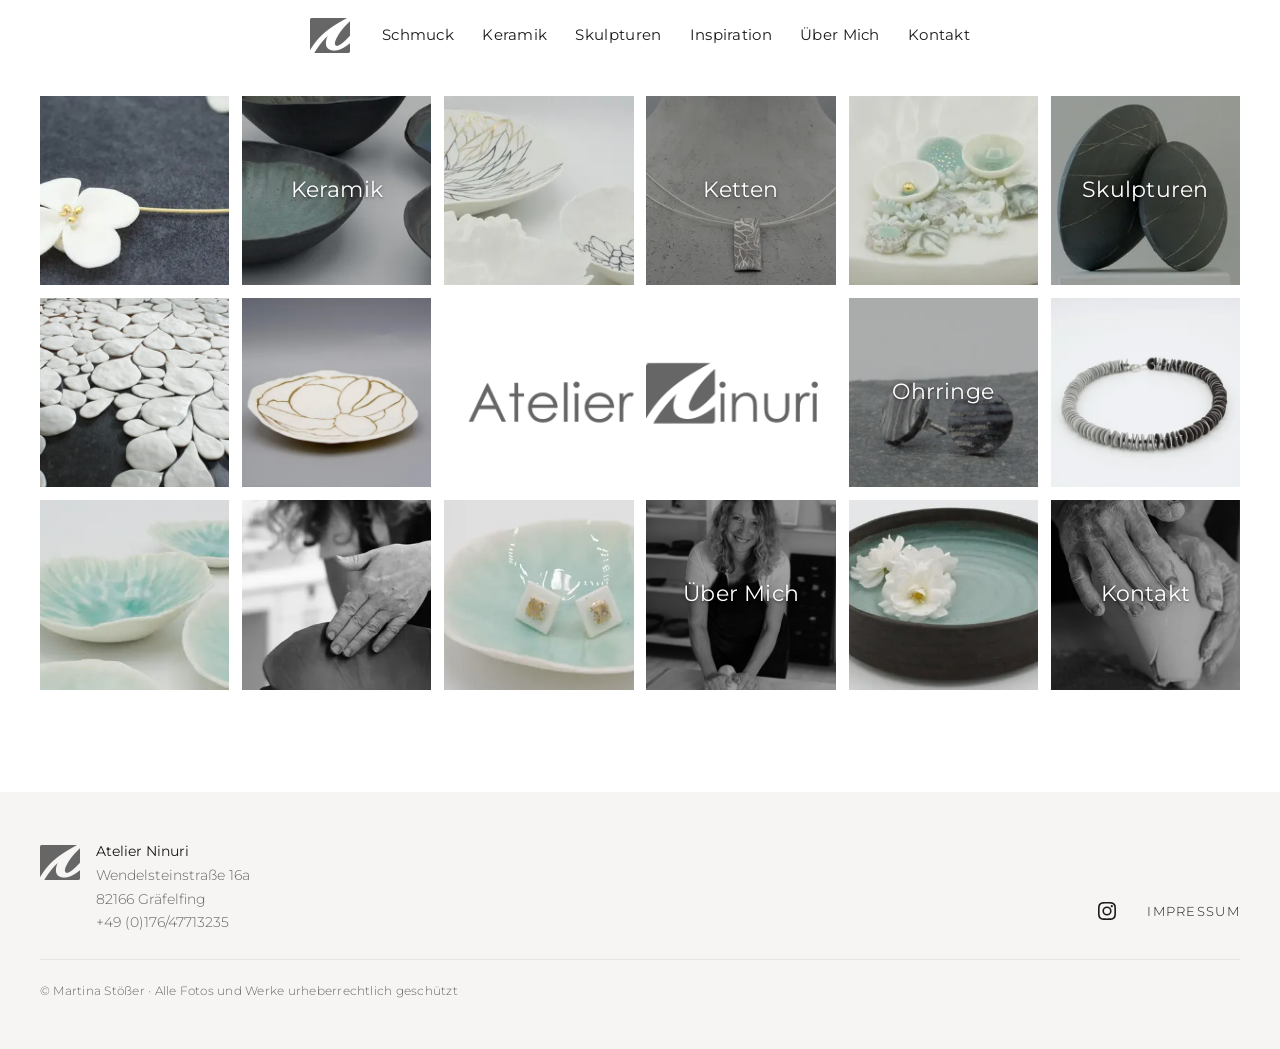
<file: index.html>
<!doctype html>
<html lang="de">
<head>
  <meta charset="utf-8">
  <meta name="viewport" content="width=device-width, initial-scale=1">
  <title>Atelier Ninuri</title>
  <meta name="description" content="Atelier Ninuri – Keramik und Porzellanmanufaktur in Gräfelfing: Schmuck, Keramik und Skulpturen von Martina Stößer.">
  <link rel="canonical" href="https://ninuri.de/">
  <meta property="og:type" content="website">
  <meta property="og:title" content="Atelier Ninuri">
  <meta property="og:description" content="Atelier Ninuri – Keramik und Porzellanmanufaktur in Gräfelfing: Schmuck, Keramik und Skulpturen von Martina Stößer.">
  <meta property="og:url" content="https://ninuri.de/">
  <meta property="og:image" content="https://ninuri.de/assets/img/home/start30.webp">
  <meta name="theme-color" content="#ffffff">
  <link rel="icon" type="image/png" href="assets/img/favicon.png">
  <link rel="apple-touch-icon" href="assets/img/apple-touch-icon.png">
  <link rel="preload" href="assets/fonts/montserrat.woff2" as="font" type="font/woff2" crossorigin>
  <link rel="stylesheet" href="css/style.css">
  <script>document.documentElement.classList.add('js')</script>
  <script type="speculationrules">{"prefetch": [{"where": {"and": [{"href_matches": "/*"}, {"not": {"href_matches": "*.webp"}}]}, "eagerness": "moderate"}]}</script>
</head>
<body>
  <a class="skip-link" href="#main">Zum Inhalt springen</a>

  <header class="site-header">
    <div class="wrap header-inner">
      <a class="brand" href="./" aria-current="page"><img src="assets/img/logo.webp" width="160" height="140" alt="Atelier Ninuri – Startseite"></a>
      <button class="nav-toggle" type="button" aria-expanded="false" aria-controls="site-nav">
        <span class="nav-toggle-text">Menü</span><span class="burger" aria-hidden="true"></span>
      </button>
      <nav class="site-nav" id="site-nav" aria-label="Hauptmenü">
        <ul>
        <li><a href="schmuck/">Schmuck</a></li>
        <li><a href="keramik/">Keramik</a></li>
        <li><a href="skulpturen/">Skulpturen</a></li>
        <li><a href="inspiration/">Inspiration</a></li>
        <li><a href="ueber-mich/">Über Mich</a></li>
        <li><a href="kontaktformular/">Kontakt</a></li>
        </ul>
      </nav>
    </div>
  </header>


  <main id="main">
    <h1 class="visually-hidden">Atelier Ninuri</h1>
    <ul class="mosaic">
      <li style="--o4: 1; --o2: 1; background: #6c7076"><img src="assets/img/home/start00.webp" srcset="assets/img/home/start00-400.webp 400w, assets/img/home/start00.webp 800w" sizes="(max-width: 640px) 50vw, (max-aspect-ratio: 1/1) 25vw, min(17vw, 270px)" width="800" height="533" fetchpriority="high" decoding="async" alt=""></li>
      <li style="--o4: 2; --o2: 2; background: #7e8688"><a href="keramik/"><img src="assets/img/home/start01.webp" srcset="assets/img/home/start01-400.webp 400w, assets/img/home/start01.webp 800w" sizes="(max-width: 640px) 50vw, (max-aspect-ratio: 1/1) 25vw, min(17vw, 270px)" width="800" height="533" fetchpriority="high" decoding="async" alt=""><span class="tile-label"><span>Keramik</span></span></a></li>
      <li style="--o4: 3; --o2: 4; background: #c9cac5"><img src="assets/img/home/start32.webp" srcset="assets/img/home/start32-400.webp 400w, assets/img/home/start32.webp 800w" sizes="(max-width: 640px) 50vw, (max-aspect-ratio: 1/1) 25vw, min(17vw, 270px)" width="800" height="533" fetchpriority="high" decoding="async" alt=""></li>
      <li style="--o4: 4; --o2: 3; background: #ababa9"><a href="schmuck/"><img src="assets/img/home/start33.webp" srcset="assets/img/home/start33-400.webp 400w, assets/img/home/start33.webp 800w" sizes="(max-width: 640px) 50vw, (max-aspect-ratio: 1/1) 25vw, min(17vw, 270px)" width="800" height="533" fetchpriority="high" decoding="async" alt=""><span class="tile-label"><span>Ketten</span></span></a></li>
      <li style="--o4: 6; --o2: 5; background: #c4c7bd"><img src="assets/img/home/start34.webp" srcset="assets/img/home/start34-400.webp 400w, assets/img/home/start34.webp 800w" sizes="(max-width: 640px) 50vw, (max-aspect-ratio: 1/1) 25vw, min(17vw, 270px)" width="800" height="533" fetchpriority="high" decoding="async" alt=""></li>
      <li style="--o4: 8; --o2: 6; background: #9ea39e"><a href="skulpturen/"><img src="assets/img/home/start05.webp" srcset="assets/img/home/start05-400.webp 400w, assets/img/home/start05.webp 800w" sizes="(max-width: 640px) 50vw, (max-aspect-ratio: 1/1) 25vw, min(17vw, 270px)" width="800" height="533" fetchpriority="high" decoding="async" alt=""><span class="tile-label"><span>Skulpturen</span></span></a></li>
      <li class="sq" style="--o4: 5; --o2: 7; background: #acaeac"><img src="assets/img/home/start15.webp" srcset="assets/img/home/start15-400.webp 400w, assets/img/home/start15.webp 800w" sizes="(max-width: 640px) 50vw, (max-aspect-ratio: 1/1) 25vw, min(17vw, 270px)" width="800" height="800"  decoding="async" alt=""></li>
      <li class="sq" style="--o4: 7; --o2: 8; background: #a3a1a2"><img src="assets/img/home/start21.webp" srcset="assets/img/home/start21-400.webp 400w, assets/img/home/start21.webp 800w" sizes="(max-width: 640px) 50vw, (max-aspect-ratio: 1/1) 25vw, min(17vw, 270px)" width="800" height="800"  decoding="async" alt=""></li>
      <li class="sq logo-half"><img src="assets/img/home/logo-left.webp" width="800" height="800" fetchpriority="high" alt=""></li>
      <li class="sq logo-half"><img src="assets/img/home/logo-right.webp" width="800" height="800" fetchpriority="high" alt=""></li>
      <li class="sq" style="--o4: 9; --o2: 10; background: #b4b7b7"><a href="schmuck/"><img src="assets/img/home/start14.webp" srcset="assets/img/home/start14-400.webp 400w, assets/img/home/start14.webp 800w" sizes="(max-width: 640px) 50vw, (max-aspect-ratio: 1/1) 25vw, min(17vw, 270px)" width="800" height="800"  decoding="async" alt=""><span class="tile-label"><span>Ohrringe</span></span></a></li>
      <li class="sq" style="--o4: 10; --o2: 9; background: #dbdcde"><img src="assets/img/home/start10.webp" srcset="assets/img/home/start10-400.webp 400w, assets/img/home/start10.webp 800w" sizes="(max-width: 640px) 50vw, (max-aspect-ratio: 1/1) 25vw, min(17vw, 270px)" width="800" height="800"  decoding="async" alt=""></li>
      <li style="--o4: 12; --o2: 12; background: #bcc7bf"><img src="assets/img/home/start30.webp" srcset="assets/img/home/start30-400.webp 400w, assets/img/home/start30.webp 800w" sizes="(max-width: 640px) 50vw, (max-aspect-ratio: 1/1) 25vw, min(17vw, 270px)" width="800" height="533"  decoding="async" alt=""></li>
      <li style="--o4: 16; --o2: 15; background: #818181"><img src="assets/img/home/start22.webp" srcset="assets/img/home/start22-400.webp 400w, assets/img/home/start22.webp 800w" sizes="(max-width: 640px) 50vw, (max-aspect-ratio: 1/1) 25vw, min(17vw, 270px)" width="800" height="534"  decoding="async" alt=""></li>
      <li style="--o4: 15; --o2: 13; background: #c0c7c0"><img src="assets/img/home/start25.webp" srcset="assets/img/home/start25-400.webp 400w, assets/img/home/start25.webp 800w" sizes="(max-width: 640px) 50vw, (max-aspect-ratio: 1/1) 25vw, min(17vw, 270px)" width="800" height="534"  decoding="async" alt=""></li>
      <li style="--o4: 11; --o2: 11; background: #5c5c5c"><a href="ueber-mich/"><img src="assets/img/home/start24.webp" class="focus-top" srcset="assets/img/home/start24-400.webp 400w, assets/img/home/start24.webp 800w" sizes="(max-width: 640px) 50vw, (max-aspect-ratio: 1/1) 25vw, min(17vw, 270px)" width="800" height="800"  decoding="async" alt=""><span class="tile-label"><span>Über Mich</span></span></a></li>
      <li style="--o4: 13; --o2: 16; background: #818682"><img src="assets/img/home/start23.webp" srcset="assets/img/home/start23-400.webp 400w, assets/img/home/start23.webp 800w" sizes="(max-width: 640px) 50vw, (max-aspect-ratio: 1/1) 25vw, min(17vw, 270px)" width="800" height="534"  decoding="async" alt=""></li>
      <li style="--o4: 14; --o2: 14; background: #787878"><a href="kontaktformular/"><img src="assets/img/home/start31.webp" srcset="assets/img/home/start31-400.webp 400w, assets/img/home/start31.webp 800w" sizes="(max-width: 640px) 50vw, (max-aspect-ratio: 1/1) 25vw, min(17vw, 270px)" width="800" height="533"  decoding="async" alt=""><span class="tile-label"><span>Kontakt</span></span></a></li>
    </ul>
  </main>

  <footer class="site-footer">
    <div class="wrap footer-inner">
      <div class="footer-brand">
        <img src="assets/img/logo.webp" width="160" height="140" loading="lazy" alt="">
        <p><strong>Atelier Ninuri</strong><br>Wendelsteinstraße 16a<br>82166 Gräfelfing<br><a href="tel:+4917647713235">+49 (0)176/47713235</a></p>
      </div>
      <div class="footer-links">
        <a class="social" href="https://www.instagram.com/atelier_ninuri/" aria-label="Atelier Ninuri auf Instagram"><svg viewBox="0 0 24 24" aria-hidden="true" focusable="false"><path fill="currentColor" d="M12 4.6c2.4 0 2.7 0 3.6.1.9 0 1.4.2 1.7.3.4.2.7.4 1 .7.3.3.5.6.7 1 .1.3.3.8.3 1.7.1.9.1 1.2.1 3.6s0 2.7-.1 3.6c0 .9-.2 1.4-.3 1.7-.2.4-.4.7-.7 1-.3.3-.6.5-1 .7-.3.1-.8.3-1.7.3-.9.1-1.2.1-3.6.1s-2.7 0-3.6-.1c-.9 0-1.4-.2-1.7-.3-.4-.2-.7-.4-1-.7-.3-.3-.5-.6-.7-1-.1-.3-.3-.8-.3-1.7-.1-.9-.1-1.2-.1-3.6s0-2.7.1-3.6c0-.9.2-1.4.3-1.7.2-.4.4-.7.7-1 .3-.3.6-.5 1-.7.3-.1.8-.3 1.7-.3.9-.1 1.2-.1 3.6-.1M12 3c-2.4 0-2.8 0-3.7.1-1 0-1.6.2-2.2.4-.6.2-1.1.5-1.6 1s-.8 1-1 1.6c-.2.6-.4 1.2-.4 2.2C3 9.2 3 9.6 3 12s0 2.8.1 3.7c0 1 .2 1.6.4 2.2.2.6.5 1.1 1 1.6s1 .8 1.6 1c.6.2 1.2.4 2.2.4.9.1 1.3.1 3.7.1s2.8 0 3.7-.1c1 0 1.6-.2 2.2-.4.6-.2 1.1-.5 1.6-1s.8-1 1-1.6c.2-.6.4-1.2.4-2.2.1-.9.1-1.3.1-3.7s0-2.8-.1-3.7c0-1-.2-1.6-.4-2.2-.2-.6-.5-1.1-1-1.6s-1-.8-1.6-1c-.6-.2-1.2-.4-2.2-.4C14.8 3 14.4 3 12 3zm0 4.4a4.6 4.6 0 1 0 0 9.2 4.6 4.6 0 0 0 0-9.2zM12 15a3 3 0 1 1 0-6 3 3 0 0 1 0 6zm4.8-8.9a1.1 1.1 0 1 0 0 2.2 1.1 1.1 0 0 0 0-2.2z"/></svg></a>
        <a href="impressum/">Impressum</a>
      </div>
      <p class="copyright">© Martina Stößer · Alle Fotos und Werke urheberrechtlich geschützt</p>
    </div>
  </footer>

  <script src="js/main.js" defer></script>
</body>
</html>
</file>
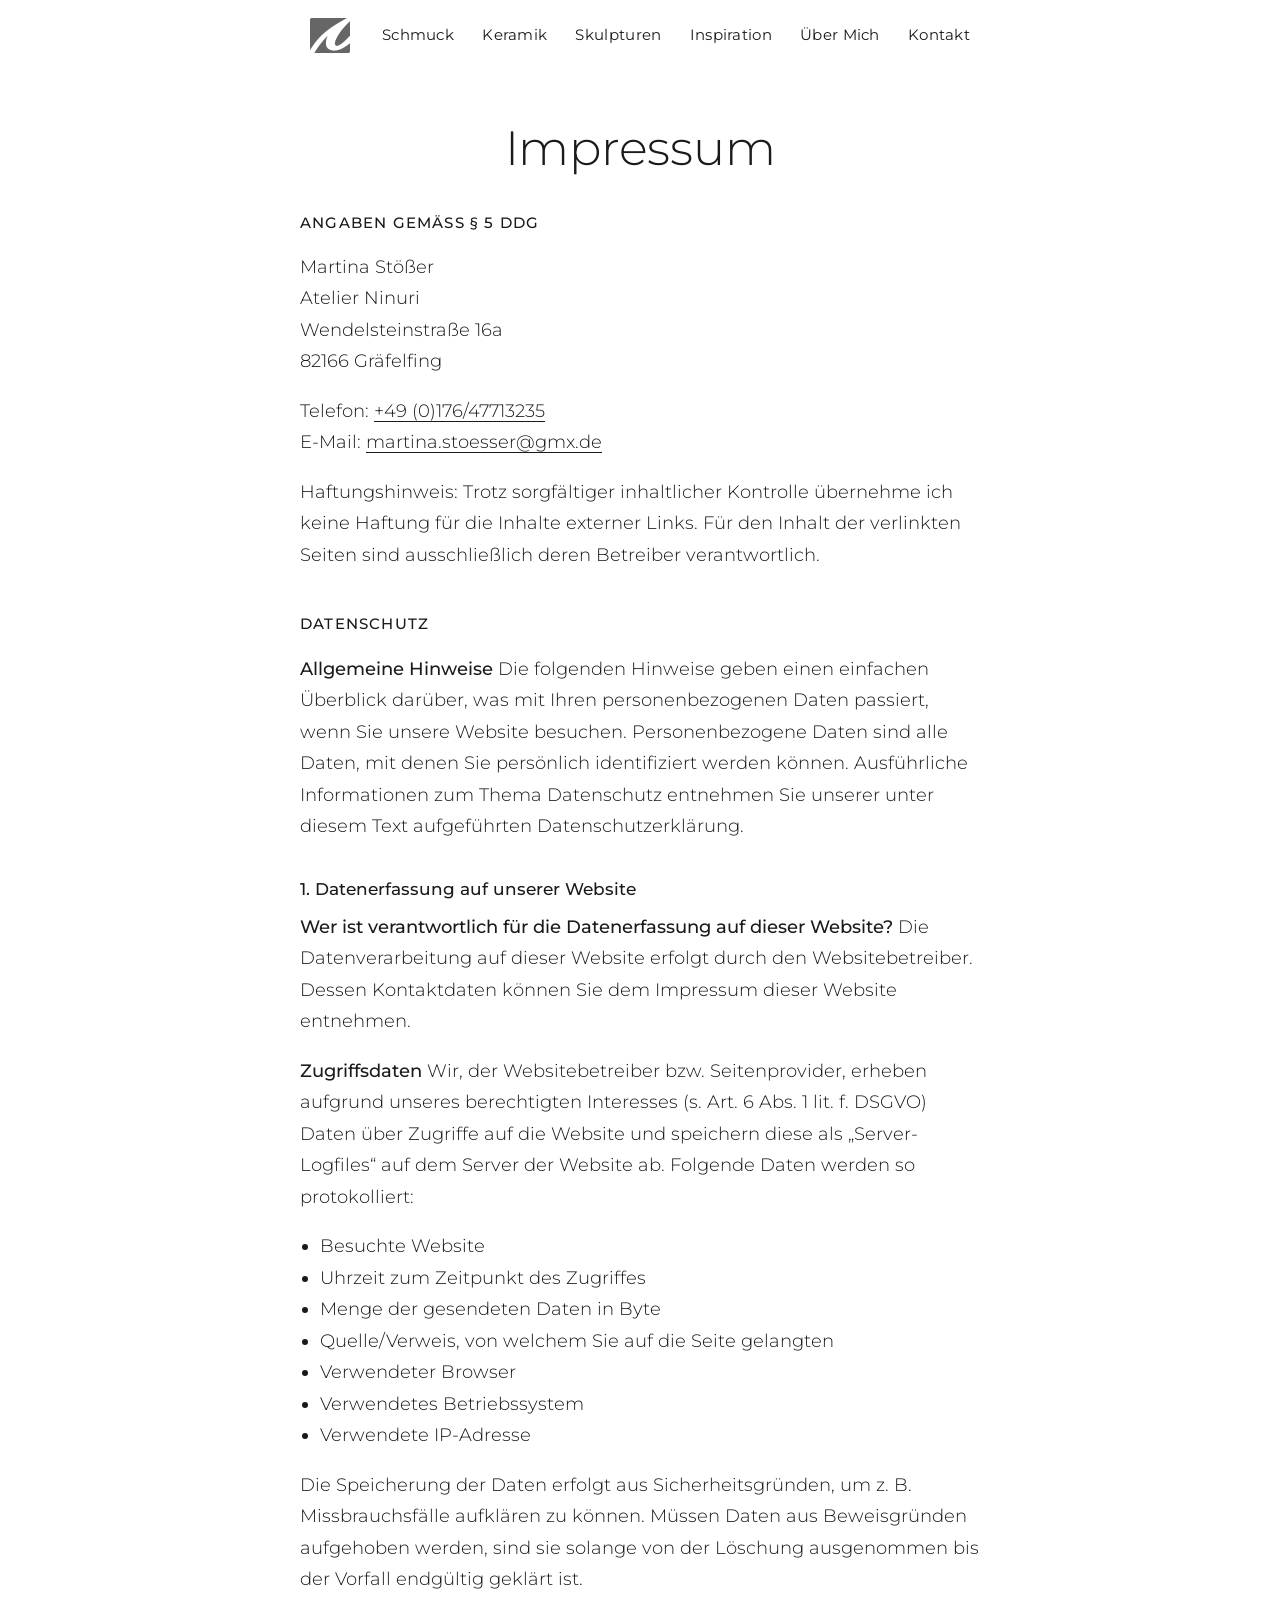
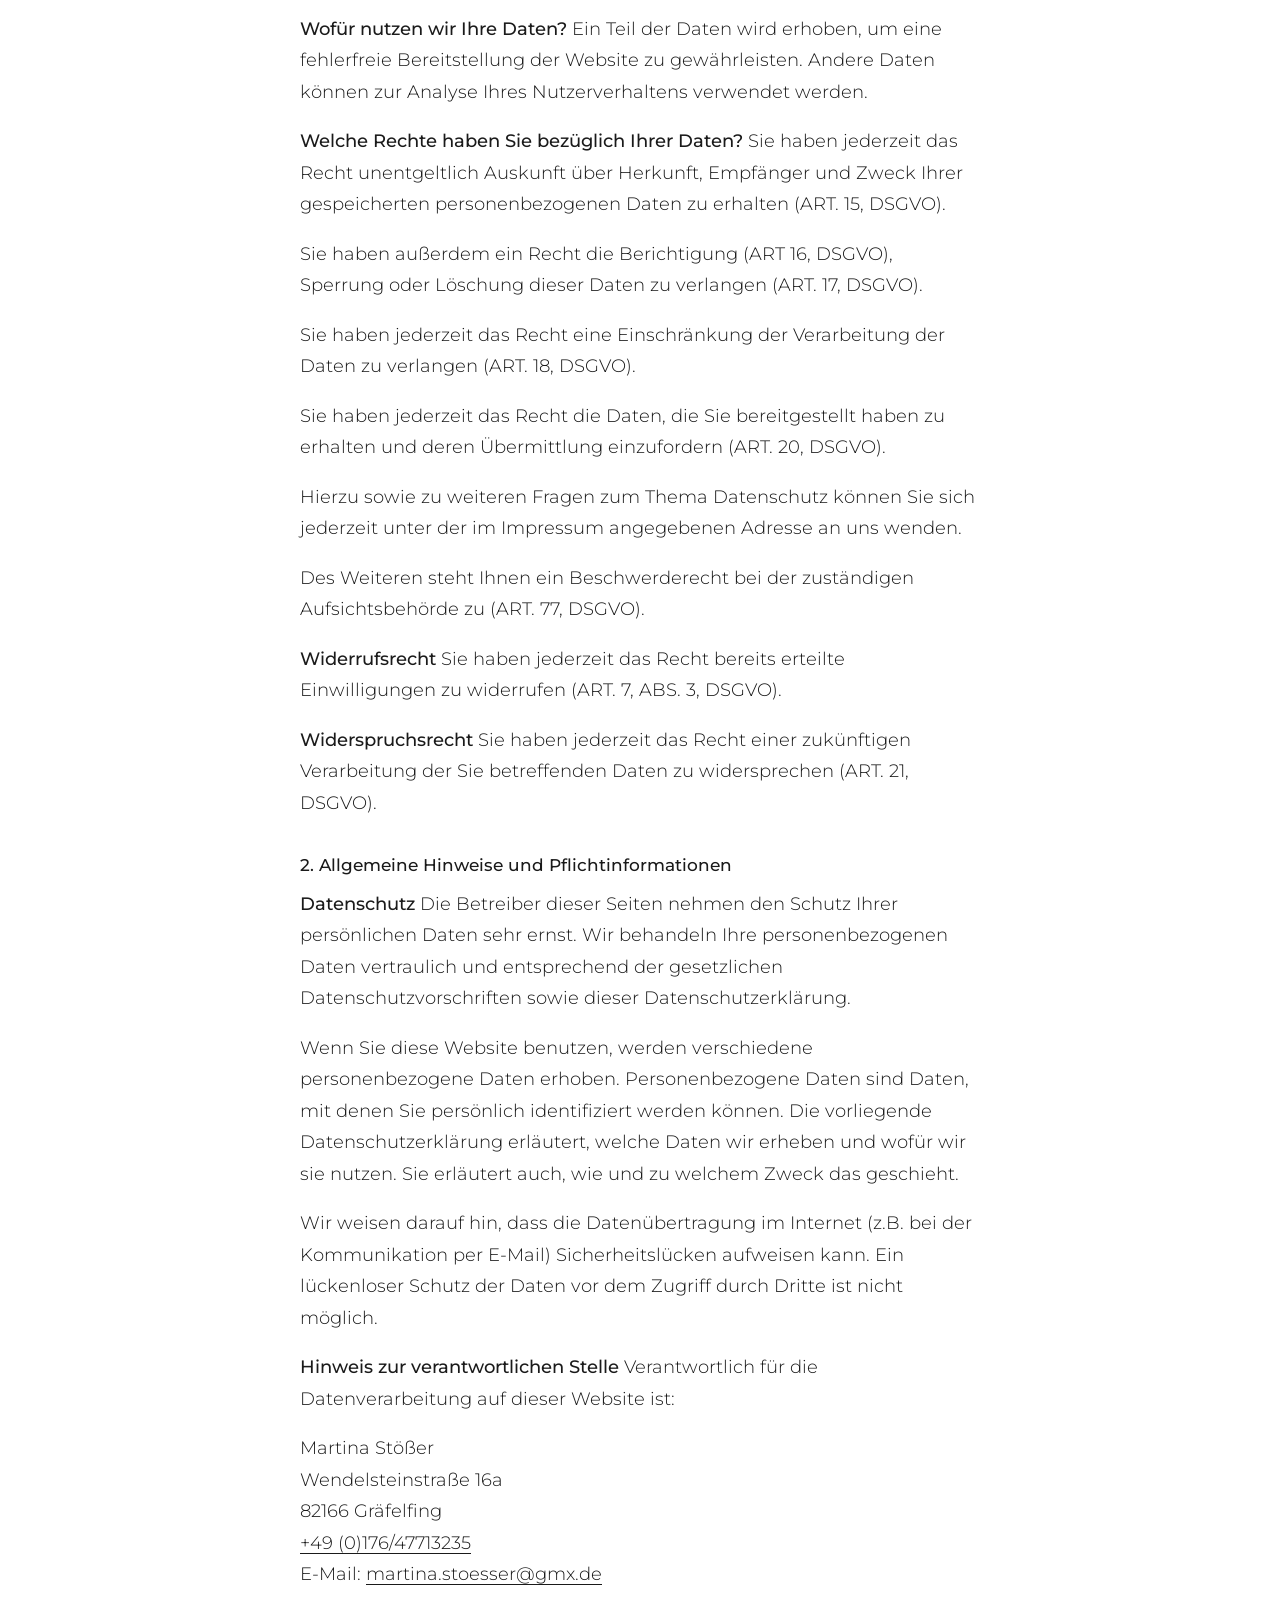
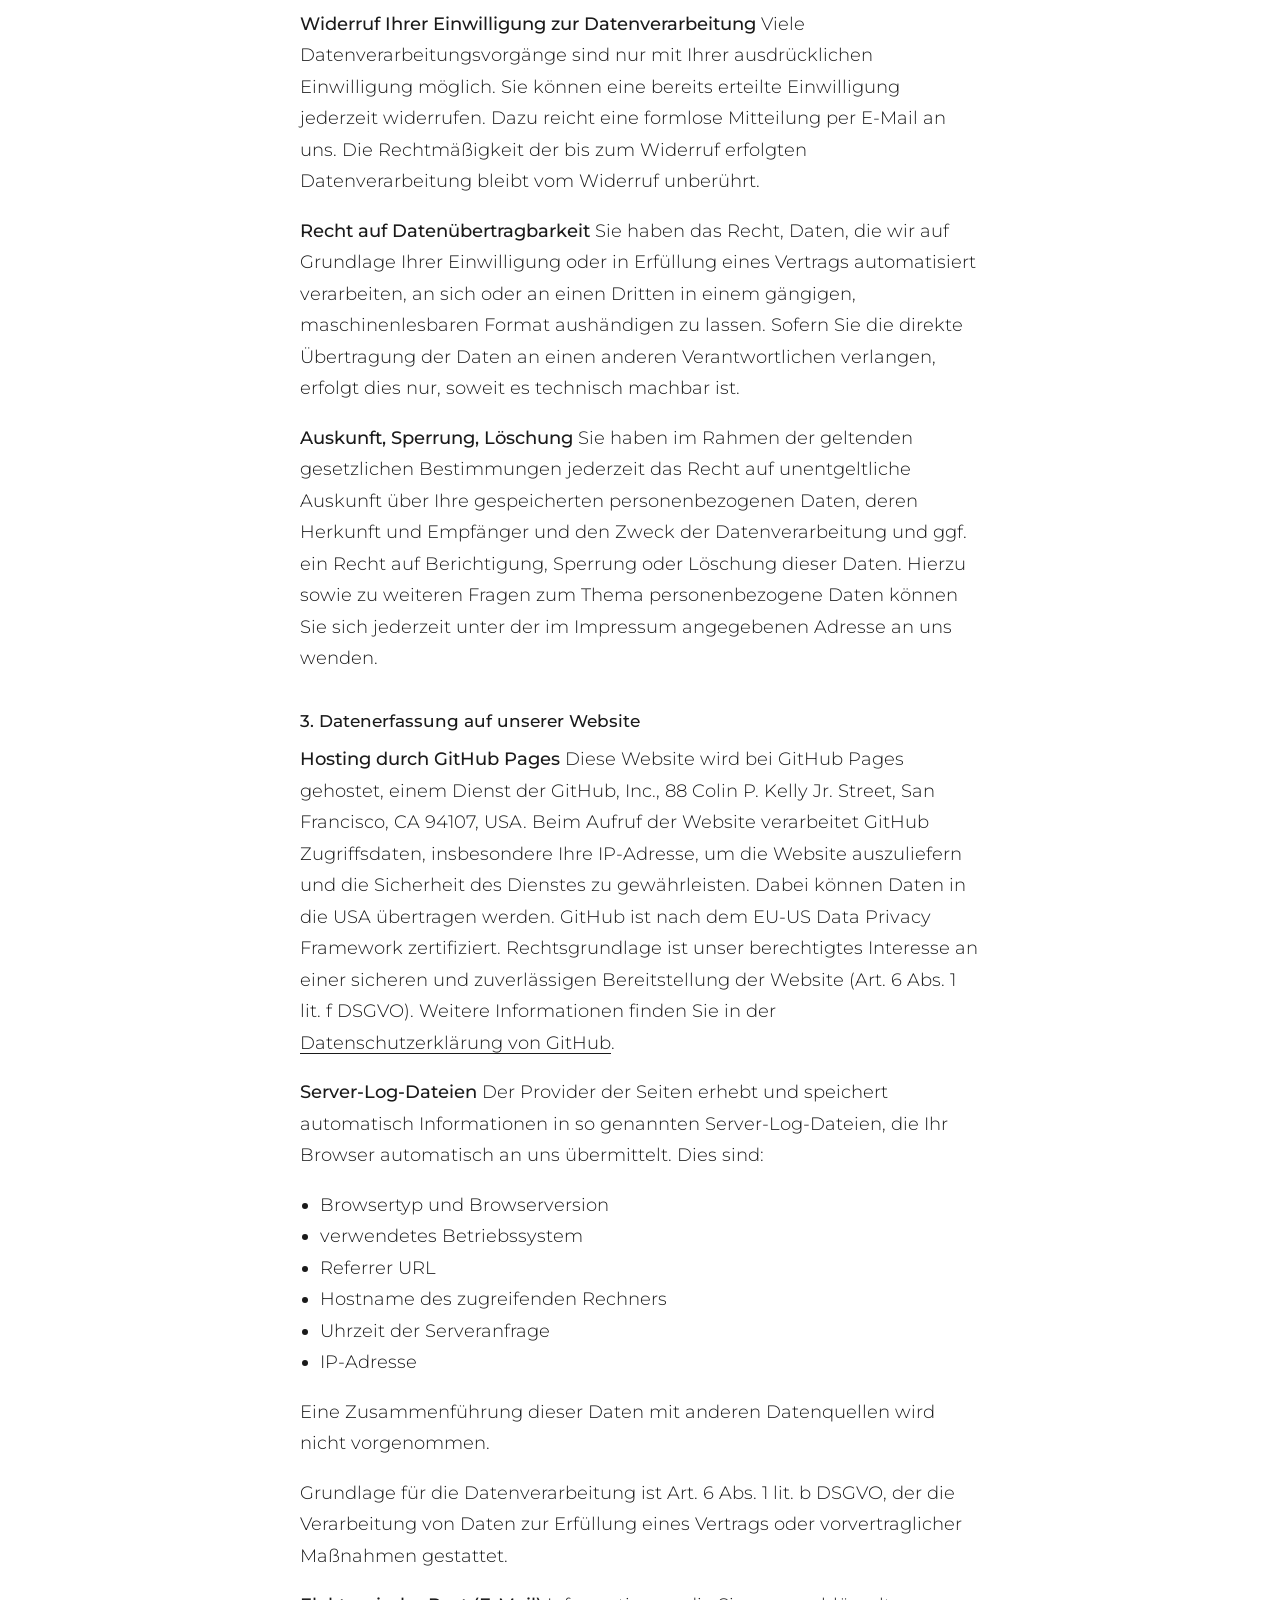
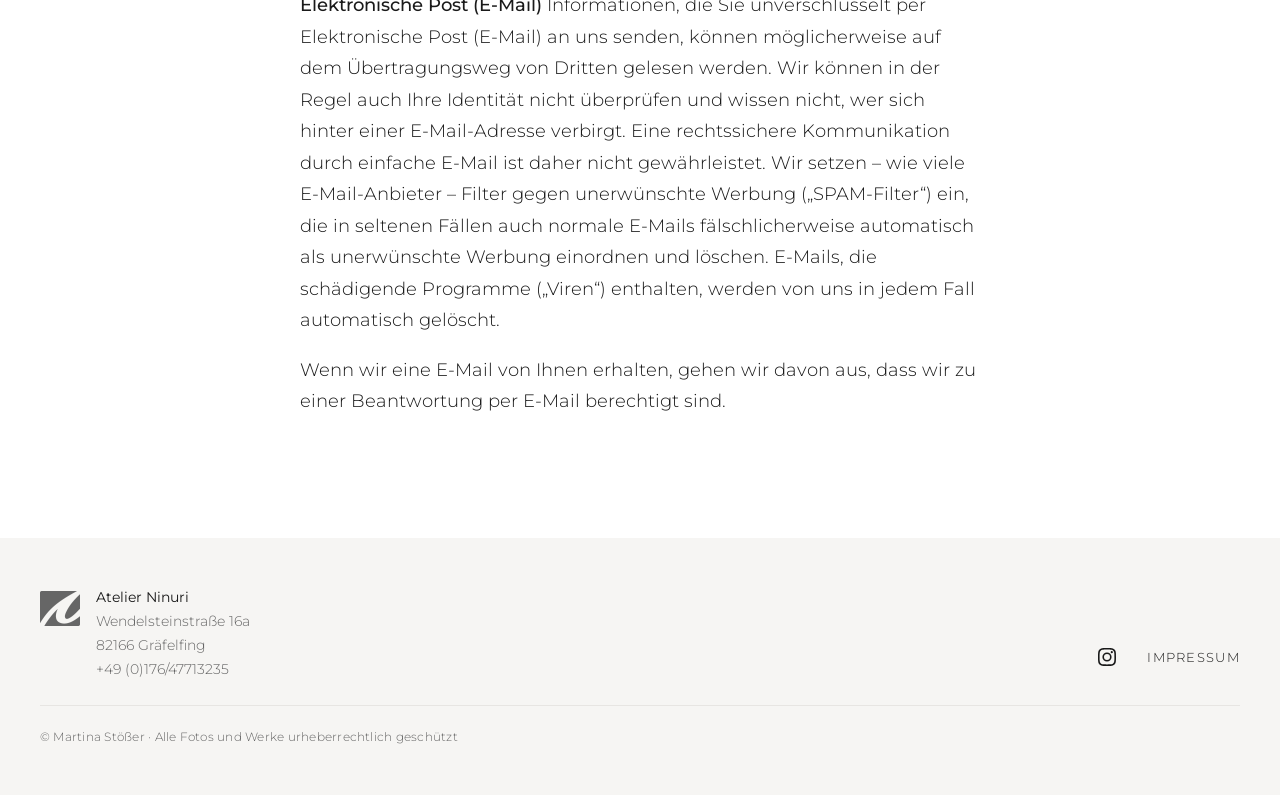
<file: impressum/index.html>
<!doctype html>
<html lang="de">
<head>
  <meta charset="utf-8">
  <meta name="viewport" content="width=device-width, initial-scale=1">
  <title>Impressum – Atelier Ninuri</title>
  <meta name="description" content="Impressum und Datenschutz von Atelier Ninuri.">
  <link rel="canonical" href="https://ninuri.de/impressum/">
  <meta property="og:type" content="website">
  <meta property="og:title" content="Impressum – Atelier Ninuri">
  <meta property="og:description" content="Impressum und Datenschutz von Atelier Ninuri.">
  <meta property="og:url" content="https://ninuri.de/impressum/">
  <meta property="og:image" content="https://ninuri.de/assets/img/home/start30.webp">
  <meta name="theme-color" content="#ffffff">
  <link rel="icon" type="image/png" href="../assets/img/favicon.png">
  <link rel="apple-touch-icon" href="../assets/img/apple-touch-icon.png">
  <link rel="preload" href="../assets/fonts/montserrat.woff2" as="font" type="font/woff2" crossorigin>
  <link rel="stylesheet" href="../css/style.css">
  <script>document.documentElement.classList.add('js')</script>
  <script type="speculationrules">{"prefetch": [{"where": {"and": [{"href_matches": "/*"}, {"not": {"href_matches": "*.webp"}}]}, "eagerness": "moderate"}]}</script>
</head>
<body>
  <a class="skip-link" href="#main">Zum Inhalt springen</a>

  <header class="site-header">
    <div class="wrap header-inner">
      <a class="brand" href="../"><img src="../assets/img/logo.webp" width="160" height="140" alt="Atelier Ninuri – Startseite"></a>
      <button class="nav-toggle" type="button" aria-expanded="false" aria-controls="site-nav">
        <span class="nav-toggle-text">Menü</span><span class="burger" aria-hidden="true"></span>
      </button>
      <nav class="site-nav" id="site-nav" aria-label="Hauptmenü">
        <ul>
        <li><a href="../schmuck/">Schmuck</a></li>
        <li><a href="../keramik/">Keramik</a></li>
        <li><a href="../skulpturen/">Skulpturen</a></li>
        <li><a href="../inspiration/">Inspiration</a></li>
        <li><a href="../ueber-mich/">Über Mich</a></li>
        <li><a href="../kontaktformular/">Kontakt</a></li>
        </ul>
      </nav>
    </div>
  </header>
  <div class="page-bar" aria-hidden="true">Impressum</div>

  <main id="main">
    <div class="wrap page-head"><h1 class="page-title">Impressum</h1></div>
    <article class="wrap wrap-narrow prose">

      <section aria-labelledby="angaben">
        <h2 id="angaben">Angaben gemäß § 5 DDG</h2>
        <p>Martina Stößer<br>
        Atelier Ninuri<br>
        Wendelsteinstraße 16a<br>
        82166 Gräfelfing</p>
        <p>Telefon: <a href="tel:+4917647713235">+49 (0)176/47713235</a><br>
        E-Mail: <a href="mailto:martina.stoesser@gmx.de">martina.stoesser@gmx.de</a></p>
      </section>

      <p>Haftungshinweis: Trotz sorgfältiger inhaltlicher Kontrolle übernehme ich keine Haftung für die Inhalte externer Links. Für den Inhalt der verlinkten Seiten sind ausschließlich deren Betreiber verantwortlich.</p>

      <h2>Datenschutz</h2>
      <p><strong>Allgemeine Hinweise</strong> Die folgenden Hinweise geben einen einfachen Überblick darüber, was mit Ihren personenbezogenen Daten passiert, wenn Sie unsere Website besuchen. Personenbezogene Daten sind alle Daten, mit denen Sie persönlich identifiziert werden können. Ausführliche Informationen zum Thema Datenschutz entnehmen Sie unserer unter diesem Text aufgeführten Datenschutzerklärung.</p>
      <h3>1. Datenerfassung auf unserer Website</h3>
      <p><strong>Wer ist verantwortlich für die Datenerfassung auf dieser Website?</strong> Die Datenverarbeitung auf dieser Website erfolgt durch den Websitebetreiber. Dessen Kontaktdaten können Sie dem Impressum dieser Website entnehmen.</p>
      <p><strong>Zugriffsdaten</strong> Wir, der Websitebetreiber bzw. Seitenprovider, erheben aufgrund unseres berechtigten Interesses (s. Art. 6 Abs. 1 lit. f. DSGVO) Daten über Zugriffe auf die Website und speichern diese als „Server-Logfiles“ auf dem Server der Website ab. Folgende Daten werden so protokolliert:</p>
      <ul>
        <li>Besuchte Website</li>
        <li>Uhrzeit zum Zeitpunkt des Zugriffes</li>
        <li>Menge der gesendeten Daten in Byte</li>
        <li>Quelle/Verweis, von welchem Sie auf die Seite gelangten</li>
        <li>Verwendeter Browser</li>
        <li>Verwendetes Betriebssystem</li>
        <li>Verwendete IP-Adresse</li>
      </ul>
      <p>Die Speicherung der Daten erfolgt aus Sicherheitsgründen, um z. B. Missbrauchsfälle aufklären zu können. Müssen Daten aus Beweisgründen aufgehoben werden, sind sie solange von der Löschung ausgenommen bis der Vorfall endgültig geklärt ist.</p>
      <p><strong>Wofür nutzen wir Ihre Daten?</strong> Ein Teil der Daten wird erhoben, um eine fehlerfreie Bereitstellung der Website zu gewährleisten. Andere Daten können zur Analyse Ihres Nutzerverhaltens verwendet werden.</p>
      <p><strong>Welche Rechte haben Sie bezüglich Ihrer Daten?</strong> Sie haben jederzeit das Recht unentgeltlich Auskunft über Herkunft, Empfänger und Zweck Ihrer gespeicherten personenbezogenen Daten zu erhalten (ART. 15, DSGVO).</p>
      <p>Sie haben außerdem ein Recht die Berichtigung (ART 16, DSGVO), Sperrung oder Löschung dieser Daten zu verlangen (ART. 17, DSGVO).</p>
      <p>Sie haben jederzeit das Recht eine Einschränkung der Verarbeitung der Daten zu verlangen (ART. 18, DSGVO).</p>
      <p>Sie haben jederzeit das Recht die Daten, die Sie bereitgestellt haben zu erhalten und deren Übermittlung einzufordern (ART. 20, DSGVO).</p>
      <p>Hierzu sowie zu weiteren Fragen zum Thema Datenschutz können Sie sich jederzeit unter der im Impressum angegebenen Adresse an uns wenden.</p>
      <p>Des Weiteren steht Ihnen ein Beschwerderecht bei der zuständigen Aufsichtsbehörde zu (ART. 77, DSGVO).</p>
      <p><strong>Widerrufsrecht</strong> Sie haben jederzeit das Recht bereits erteilte Einwilligungen zu widerrufen (ART. 7, ABS. 3, DSGVO).</p>
      <p><strong>Widerspruchsrecht</strong> Sie haben jederzeit das Recht einer zukünftigen Verarbeitung der Sie betreffenden Daten zu widersprechen (ART. 21, DSGVO).</p>
      <h3>2. Allgemeine Hinweise und Pflichtinformationen</h3>
      <p><strong>Datenschutz</strong> Die Betreiber dieser Seiten nehmen den Schutz Ihrer persönlichen Daten sehr ernst. Wir behandeln Ihre personenbezogenen Daten vertraulich und entsprechend der gesetzlichen Datenschutzvorschriften sowie dieser Datenschutzerklärung.</p>
      <p>Wenn Sie diese Website benutzen, werden verschiedene personenbezogene Daten erhoben. Personenbezogene Daten sind Daten, mit denen Sie persönlich identifiziert werden können. Die vorliegende Datenschutzerklärung erläutert, welche Daten wir erheben und wofür wir sie nutzen. Sie erläutert auch, wie und zu welchem Zweck das geschieht.</p>
      <p>Wir weisen darauf hin, dass die Datenübertragung im Internet (z.B. bei der Kommunikation per E-Mail) Sicherheitslücken aufweisen kann. Ein lückenloser Schutz der Daten vor dem Zugriff durch Dritte ist nicht möglich.</p>
      <p><strong>Hinweis zur verantwortlichen Stelle</strong> Verantwortlich für die Datenverarbeitung auf dieser Website ist:</p>
      <p>Martina Stößer<br>
      Wendelsteinstraße 16a<br>
      82166 Gräfelfing<br>
      <a href="tel:+4917647713235">+49 (0)176/47713235</a><br>
      E-Mail: <a href="mailto:martina.stoesser@gmx.de">martina.stoesser@gmx.de</a></p>
      <p><strong>Widerruf Ihrer Einwilligung zur Datenverarbeitung</strong> Viele Datenverarbeitungsvorgänge sind nur mit Ihrer ausdrücklichen Einwilligung möglich. Sie können eine bereits erteilte Einwilligung jederzeit widerrufen. Dazu reicht eine formlose Mitteilung per E-Mail an uns. Die Rechtmäßigkeit der bis zum Widerruf erfolgten Datenverarbeitung bleibt vom Widerruf unberührt.</p>
      <p><strong>Recht auf Datenübertragbarkeit</strong> Sie haben das Recht, Daten, die wir auf Grundlage Ihrer Einwilligung oder in Erfüllung eines Vertrags automatisiert verarbeiten, an sich oder an einen Dritten in einem gängigen, maschinenlesbaren Format aushändigen zu lassen. Sofern Sie die direkte Übertragung der Daten an einen anderen Verantwortlichen verlangen, erfolgt dies nur, soweit es technisch machbar ist.</p>
      <p><strong>Auskunft, Sperrung, Löschung</strong> Sie haben im Rahmen der geltenden gesetzlichen Bestimmungen jederzeit das Recht auf unentgeltliche Auskunft über Ihre gespeicherten personenbezogenen Daten, deren Herkunft und Empfänger und den Zweck der Datenverarbeitung und ggf. ein Recht auf Berichtigung, Sperrung oder Löschung dieser Daten. Hierzu sowie zu weiteren Fragen zum Thema personenbezogene Daten können Sie sich jederzeit unter der im Impressum angegebenen Adresse an uns wenden.</p>
      <h3>3. Datenerfassung auf unserer Website</h3>
      <p><strong>Hosting durch GitHub Pages</strong> Diese Website wird bei GitHub Pages gehostet, einem Dienst der GitHub, Inc., 88 Colin P. Kelly Jr. Street, San Francisco, CA 94107, USA. Beim Aufruf der Website verarbeitet GitHub Zugriffsdaten, insbesondere Ihre IP-Adresse, um die Website auszuliefern und die Sicherheit des Dienstes zu gewährleisten. Dabei können Daten in die USA übertragen werden. GitHub ist nach dem EU-US Data Privacy Framework zertifiziert. Rechtsgrundlage ist unser berechtigtes Interesse an einer sicheren und zuverlässigen Bereitstellung der Website (Art. 6 Abs. 1 lit. f DSGVO). Weitere Informationen finden Sie in der <a href="https://docs.github.com/de/site-policy/privacy-policies/github-general-privacy-statement" rel="noopener">Datenschutzerklärung von GitHub</a>.</p>
      <p><strong>Server-Log-Dateien</strong> Der Provider der Seiten erhebt und speichert automatisch Informationen in so genannten Server-Log-Dateien, die Ihr Browser automatisch an uns übermittelt. Dies sind:</p>
      <ul>
        <li>Browsertyp und Browserversion</li>
        <li>verwendetes Betriebssystem</li>
        <li>Referrer URL</li>
        <li>Hostname des zugreifenden Rechners</li>
        <li>Uhrzeit der Serveranfrage</li>
        <li>IP-Adresse</li>
      </ul>
      <p>Eine Zusammenführung dieser Daten mit anderen Datenquellen wird nicht vorgenommen.</p>
      <p>Grundlage für die Datenverarbeitung ist Art. 6 Abs. 1 lit. b DSGVO, der die Verarbeitung von Daten zur Erfüllung eines Vertrags oder vorvertraglicher Maßnahmen gestattet.</p>
      <p><strong>Elektronische Post (E-Mail)</strong> Informationen, die Sie unverschlüsselt per Elektronische Post (E-Mail) an uns senden, können möglicherweise auf dem Übertragungsweg von Dritten gelesen werden. Wir können in der Regel auch Ihre Identität nicht überprüfen und wissen nicht, wer sich hinter einer E-Mail-Adresse verbirgt. Eine rechtssichere Kommunikation durch einfache E-Mail ist daher nicht gewährleistet. Wir setzen – wie viele E-Mail-Anbieter – Filter gegen unerwünschte Werbung („SPAM-Filter“) ein, die in seltenen Fällen auch normale E-Mails fälschlicherweise automatisch als unerwünschte Werbung einordnen und löschen. E-Mails, die schädigende Programme („Viren“) enthalten, werden von uns in jedem Fall automatisch gelöscht.</p>
      <p>Wenn wir eine E-Mail von Ihnen erhalten, gehen wir davon aus, dass wir zu einer Beantwortung per E-Mail berechtigt sind.</p>
    </article>

  </main>

  <footer class="site-footer">
    <div class="wrap footer-inner">
      <div class="footer-brand">
        <img src="../assets/img/logo.webp" width="160" height="140" loading="lazy" alt="">
        <p><strong>Atelier Ninuri</strong><br>Wendelsteinstraße 16a<br>82166 Gräfelfing<br><a href="tel:+4917647713235">+49 (0)176/47713235</a></p>
      </div>
      <div class="footer-links">
        <a class="social" href="https://www.instagram.com/atelier_ninuri/" aria-label="Atelier Ninuri auf Instagram"><svg viewBox="0 0 24 24" aria-hidden="true" focusable="false"><path fill="currentColor" d="M12 4.6c2.4 0 2.7 0 3.6.1.9 0 1.4.2 1.7.3.4.2.7.4 1 .7.3.3.5.6.7 1 .1.3.3.8.3 1.7.1.9.1 1.2.1 3.6s0 2.7-.1 3.6c0 .9-.2 1.4-.3 1.7-.2.4-.4.7-.7 1-.3.3-.6.5-1 .7-.3.1-.8.3-1.7.3-.9.1-1.2.1-3.6.1s-2.7 0-3.6-.1c-.9 0-1.4-.2-1.7-.3-.4-.2-.7-.4-1-.7-.3-.3-.5-.6-.7-1-.1-.3-.3-.8-.3-1.7-.1-.9-.1-1.2-.1-3.6s0-2.7.1-3.6c0-.9.2-1.4.3-1.7.2-.4.4-.7.7-1 .3-.3.6-.5 1-.7.3-.1.8-.3 1.7-.3.9-.1 1.2-.1 3.6-.1M12 3c-2.4 0-2.8 0-3.7.1-1 0-1.6.2-2.2.4-.6.2-1.1.5-1.6 1s-.8 1-1 1.6c-.2.6-.4 1.2-.4 2.2C3 9.2 3 9.6 3 12s0 2.8.1 3.7c0 1 .2 1.6.4 2.2.2.6.5 1.1 1 1.6s1 .8 1.6 1c.6.2 1.2.4 2.2.4.9.1 1.3.1 3.7.1s2.8 0 3.7-.1c1 0 1.6-.2 2.2-.4.6-.2 1.1-.5 1.6-1s.8-1 1-1.6c.2-.6.4-1.2.4-2.2.1-.9.1-1.3.1-3.7s0-2.8-.1-3.7c0-1-.2-1.6-.4-2.2-.2-.6-.5-1.1-1-1.6s-1-.8-1.6-1c-.6-.2-1.2-.4-2.2-.4C14.8 3 14.4 3 12 3zm0 4.4a4.6 4.6 0 1 0 0 9.2 4.6 4.6 0 0 0 0-9.2zM12 15a3 3 0 1 1 0-6 3 3 0 0 1 0 6zm4.8-8.9a1.1 1.1 0 1 0 0 2.2 1.1 1.1 0 0 0 0-2.2z"/></svg></a>
        <a href="../impressum/" aria-current="page">Impressum</a>
      </div>
      <p class="copyright">© Martina Stößer · Alle Fotos und Werke urheberrechtlich geschützt</p>
    </div>
  </footer>

  <script src="../js/main.js" defer></script>
</body>
</html>
</file>
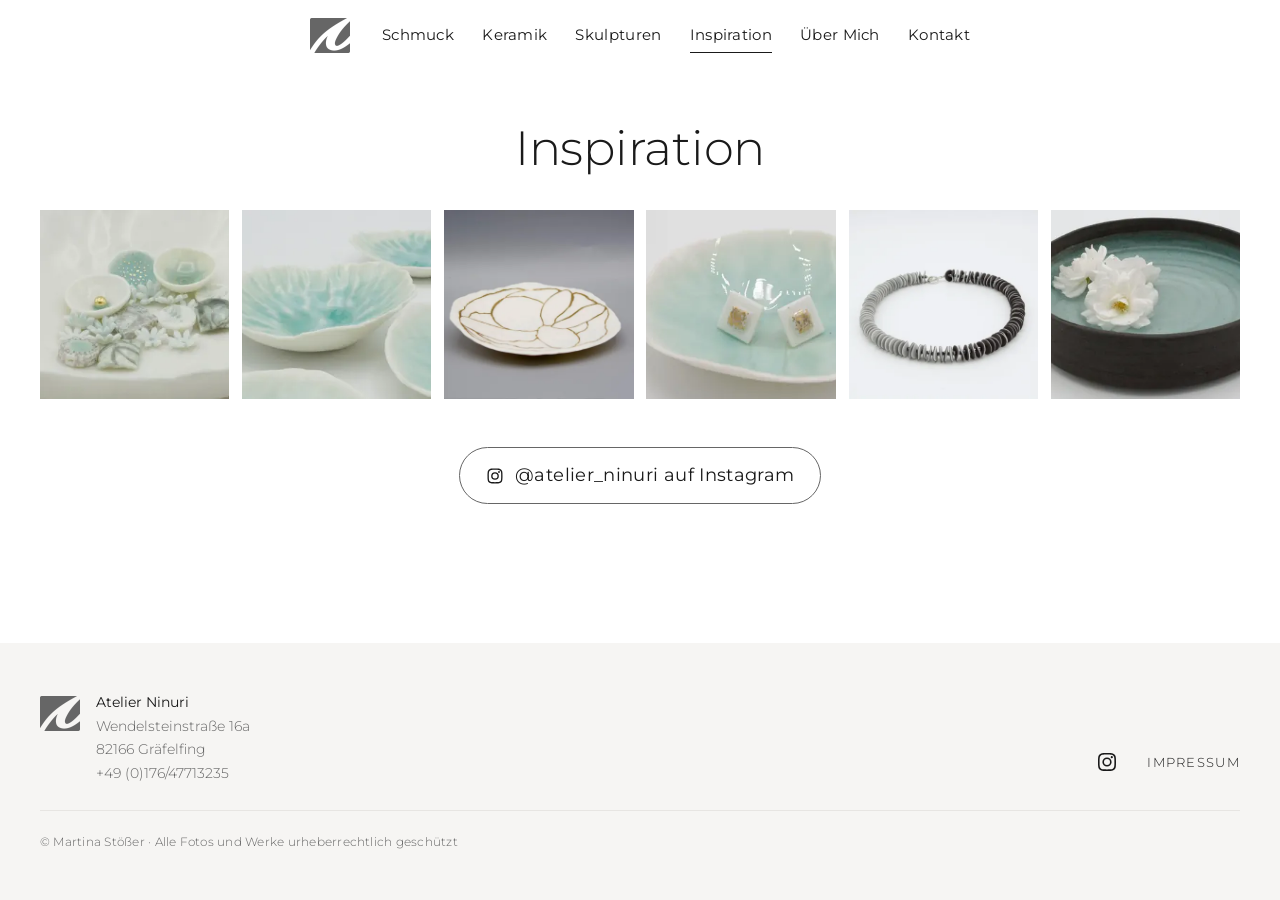
<file: inspiration/index.html>
<!doctype html>
<html lang="de">
<head>
  <meta charset="utf-8">
  <meta name="viewport" content="width=device-width, initial-scale=1">
  <title>Inspiration – Atelier Ninuri</title>
  <meta name="description" content="Inspiration von Atelier Ninuri auf Instagram.">
  <link rel="canonical" href="https://ninuri.de/inspiration/">
  <meta property="og:type" content="website">
  <meta property="og:title" content="Inspiration – Atelier Ninuri">
  <meta property="og:description" content="Inspiration von Atelier Ninuri auf Instagram.">
  <meta property="og:url" content="https://ninuri.de/inspiration/">
  <meta property="og:image" content="https://ninuri.de/assets/img/home/start30.webp">
  <meta name="theme-color" content="#ffffff">
  <link rel="icon" type="image/png" href="../assets/img/favicon.png">
  <link rel="apple-touch-icon" href="../assets/img/apple-touch-icon.png">
  <link rel="preload" href="../assets/fonts/montserrat.woff2" as="font" type="font/woff2" crossorigin>
  <link rel="stylesheet" href="../css/style.css">
  <script>document.documentElement.classList.add('js')</script>
  <script type="speculationrules">{"prefetch": [{"where": {"and": [{"href_matches": "/*"}, {"not": {"href_matches": "*.webp"}}]}, "eagerness": "moderate"}]}</script>
</head>
<body>
  <a class="skip-link" href="#main">Zum Inhalt springen</a>

  <header class="site-header">
    <div class="wrap header-inner">
      <a class="brand" href="../"><img src="../assets/img/logo.webp" width="160" height="140" alt="Atelier Ninuri – Startseite"></a>
      <button class="nav-toggle" type="button" aria-expanded="false" aria-controls="site-nav">
        <span class="nav-toggle-text">Menü</span><span class="burger" aria-hidden="true"></span>
      </button>
      <nav class="site-nav" id="site-nav" aria-label="Hauptmenü">
        <ul>
        <li><a href="../schmuck/">Schmuck</a></li>
        <li><a href="../keramik/">Keramik</a></li>
        <li><a href="../skulpturen/">Skulpturen</a></li>
        <li><a href="../inspiration/" aria-current="page">Inspiration</a></li>
        <li><a href="../ueber-mich/">Über Mich</a></li>
        <li><a href="../kontaktformular/">Kontakt</a></li>
        </ul>
      </nav>
    </div>
  </header>
  <div class="page-bar" aria-hidden="true">Inspiration</div>

  <main id="main">
    <div class="wrap page-head"><h1 class="page-title">Inspiration</h1></div>
    <div class="wrap contact-box">
      <!-- instagram:start -->
      <ul class="photo-strip">
        <li style="background:#c4c7bd"><img src="../assets/img/home/start34.webp" srcset="../assets/img/home/start34-400.webp 400w, ../assets/img/home/start34.webp 800w" sizes="(max-width: 760px) 33vw, 17vw" width="800" height="533" loading="lazy" decoding="async" alt=""></li>
        <li style="background:#bcc7bf"><img src="../assets/img/home/start30.webp" srcset="../assets/img/home/start30-400.webp 400w, ../assets/img/home/start30.webp 800w" sizes="(max-width: 760px) 33vw, 17vw" width="800" height="533" loading="lazy" decoding="async" alt=""></li>
        <li style="background:#a3a1a2"><img src="../assets/img/home/start21.webp" srcset="../assets/img/home/start21-400.webp 400w, ../assets/img/home/start21.webp 800w" sizes="(max-width: 760px) 33vw, 17vw" width="800" height="800" loading="lazy" decoding="async" alt=""></li>
        <li style="background:#c0c7c0"><img src="../assets/img/home/start25.webp" srcset="../assets/img/home/start25-400.webp 400w, ../assets/img/home/start25.webp 800w" sizes="(max-width: 760px) 33vw, 17vw" width="800" height="534" loading="lazy" decoding="async" alt=""></li>
        <li style="background:#dbdcde"><img src="../assets/img/home/start10.webp" srcset="../assets/img/home/start10-400.webp 400w, ../assets/img/home/start10.webp 800w" sizes="(max-width: 760px) 33vw, 17vw" width="800" height="800" loading="lazy" decoding="async" alt=""></li>
        <li style="background:#818682"><img src="../assets/img/home/start23.webp" srcset="../assets/img/home/start23-400.webp 400w, ../assets/img/home/start23.webp 800w" sizes="(max-width: 760px) 33vw, 17vw" width="800" height="534" loading="lazy" decoding="async" alt=""></li>
      </ul>
      <!-- instagram:end -->
      <a class="button" href="https://www.instagram.com/atelier_ninuri/" rel="noopener"><svg viewBox="0 0 24 24" aria-hidden="true" focusable="false"><path fill="currentColor" d="M12 4.6c2.4 0 2.7 0 3.6.1.9 0 1.4.2 1.7.3.4.2.7.4 1 .7.3.3.5.6.7 1 .1.3.3.8.3 1.7.1.9.1 1.2.1 3.6s0 2.7-.1 3.6c0 .9-.2 1.4-.3 1.7-.2.4-.4.7-.7 1-.3.3-.6.5-1 .7-.3.1-.8.3-1.7.3-.9.1-1.2.1-3.6.1s-2.7 0-3.6-.1c-.9 0-1.4-.2-1.7-.3-.4-.2-.7-.4-1-.7-.3-.3-.5-.6-.7-1-.1-.3-.3-.8-.3-1.7-.1-.9-.1-1.2-.1-3.6s0-2.7.1-3.6c0-.9.2-1.4.3-1.7.2-.4.4-.7.7-1 .3-.3.6-.5 1-.7.3-.1.8-.3 1.7-.3.9-.1 1.2-.1 3.6-.1M12 3c-2.4 0-2.8 0-3.7.1-1 0-1.6.2-2.2.4-.6.2-1.1.5-1.6 1s-.8 1-1 1.6c-.2.6-.4 1.2-.4 2.2C3 9.2 3 9.6 3 12s0 2.8.1 3.7c0 1 .2 1.6.4 2.2.2.6.5 1.1 1 1.6s1 .8 1.6 1c.6.2 1.2.4 2.2.4.9.1 1.3.1 3.7.1s2.8 0 3.7-.1c1 0 1.6-.2 2.2-.4.6-.2 1.1-.5 1.6-1s.8-1 1-1.6c.2-.6.4-1.2.4-2.2.1-.9.1-1.3.1-3.7s0-2.8-.1-3.7c0-1-.2-1.6-.4-2.2-.2-.6-.5-1.1-1-1.6s-1-.8-1.6-1c-.6-.2-1.2-.4-2.2-.4C14.8 3 14.4 3 12 3zm0 4.4a4.6 4.6 0 1 0 0 9.2 4.6 4.6 0 0 0 0-9.2zM12 15a3 3 0 1 1 0-6 3 3 0 0 1 0 6zm4.8-8.9a1.1 1.1 0 1 0 0 2.2 1.1 1.1 0 0 0 0-2.2z"/></svg><span>@atelier_ninuri auf Instagram</span></a>
    </div>
  </main>

  <footer class="site-footer">
    <div class="wrap footer-inner">
      <div class="footer-brand">
        <img src="../assets/img/logo.webp" width="160" height="140" loading="lazy" alt="">
        <p><strong>Atelier Ninuri</strong><br>Wendelsteinstraße 16a<br>82166 Gräfelfing<br><a href="tel:+4917647713235">+49 (0)176/47713235</a></p>
      </div>
      <div class="footer-links">
        <a class="social" href="https://www.instagram.com/atelier_ninuri/" aria-label="Atelier Ninuri auf Instagram"><svg viewBox="0 0 24 24" aria-hidden="true" focusable="false"><path fill="currentColor" d="M12 4.6c2.4 0 2.7 0 3.6.1.9 0 1.4.2 1.7.3.4.2.7.4 1 .7.3.3.5.6.7 1 .1.3.3.8.3 1.7.1.9.1 1.2.1 3.6s0 2.7-.1 3.6c0 .9-.2 1.4-.3 1.7-.2.4-.4.7-.7 1-.3.3-.6.5-1 .7-.3.1-.8.3-1.7.3-.9.1-1.2.1-3.6.1s-2.7 0-3.6-.1c-.9 0-1.4-.2-1.7-.3-.4-.2-.7-.4-1-.7-.3-.3-.5-.6-.7-1-.1-.3-.3-.8-.3-1.7-.1-.9-.1-1.2-.1-3.6s0-2.7.1-3.6c0-.9.2-1.4.3-1.7.2-.4.4-.7.7-1 .3-.3.6-.5 1-.7.3-.1.8-.3 1.7-.3.9-.1 1.2-.1 3.6-.1M12 3c-2.4 0-2.8 0-3.7.1-1 0-1.6.2-2.2.4-.6.2-1.1.5-1.6 1s-.8 1-1 1.6c-.2.6-.4 1.2-.4 2.2C3 9.2 3 9.6 3 12s0 2.8.1 3.7c0 1 .2 1.6.4 2.2.2.6.5 1.1 1 1.6s1 .8 1.6 1c.6.2 1.2.4 2.2.4.9.1 1.3.1 3.7.1s2.8 0 3.7-.1c1 0 1.6-.2 2.2-.4.6-.2 1.1-.5 1.6-1s.8-1 1-1.6c.2-.6.4-1.2.4-2.2.1-.9.1-1.3.1-3.7s0-2.8-.1-3.7c0-1-.2-1.6-.4-2.2-.2-.6-.5-1.1-1-1.6s-1-.8-1.6-1c-.6-.2-1.2-.4-2.2-.4C14.8 3 14.4 3 12 3zm0 4.4a4.6 4.6 0 1 0 0 9.2 4.6 4.6 0 0 0 0-9.2zM12 15a3 3 0 1 1 0-6 3 3 0 0 1 0 6zm4.8-8.9a1.1 1.1 0 1 0 0 2.2 1.1 1.1 0 0 0 0-2.2z"/></svg></a>
        <a href="../impressum/">Impressum</a>
      </div>
      <p class="copyright">© Martina Stößer · Alle Fotos und Werke urheberrechtlich geschützt</p>
    </div>
  </footer>

  <script src="../js/main.js" defer></script>
</body>
</html>
</file>
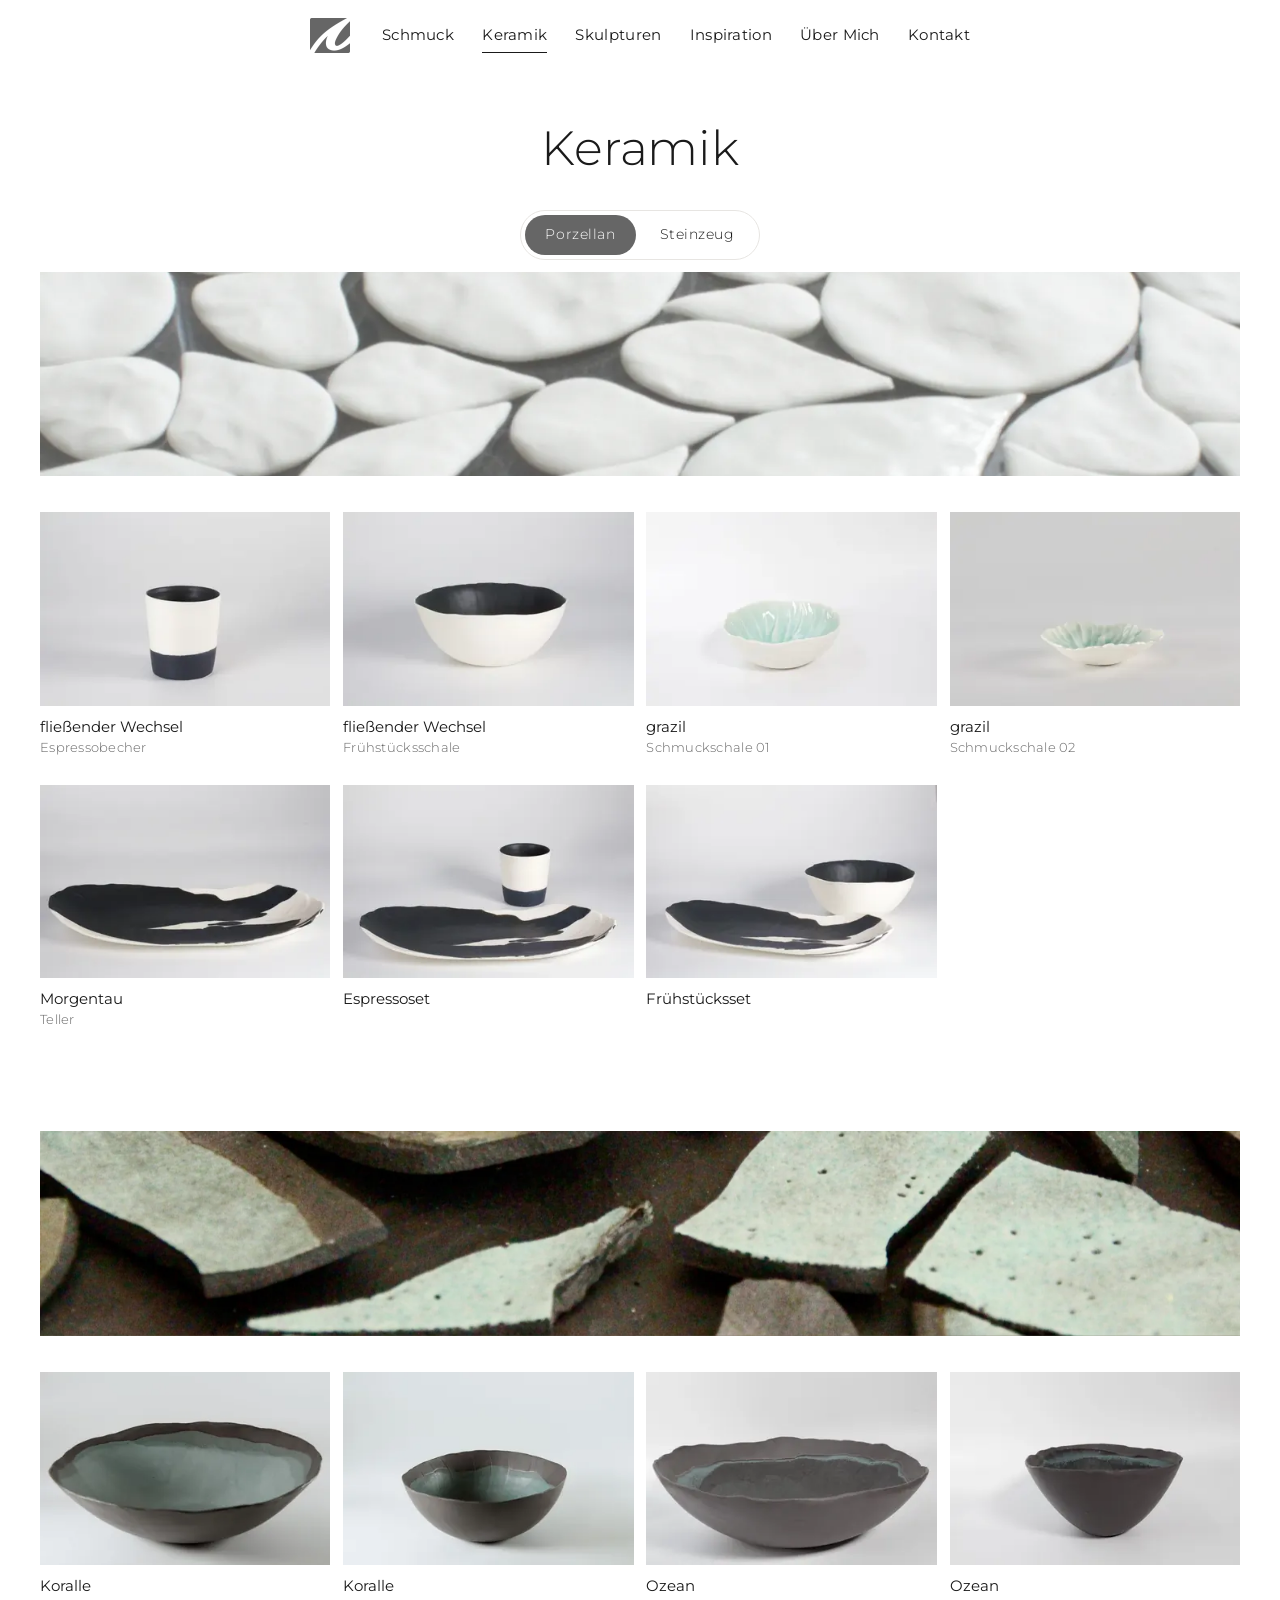
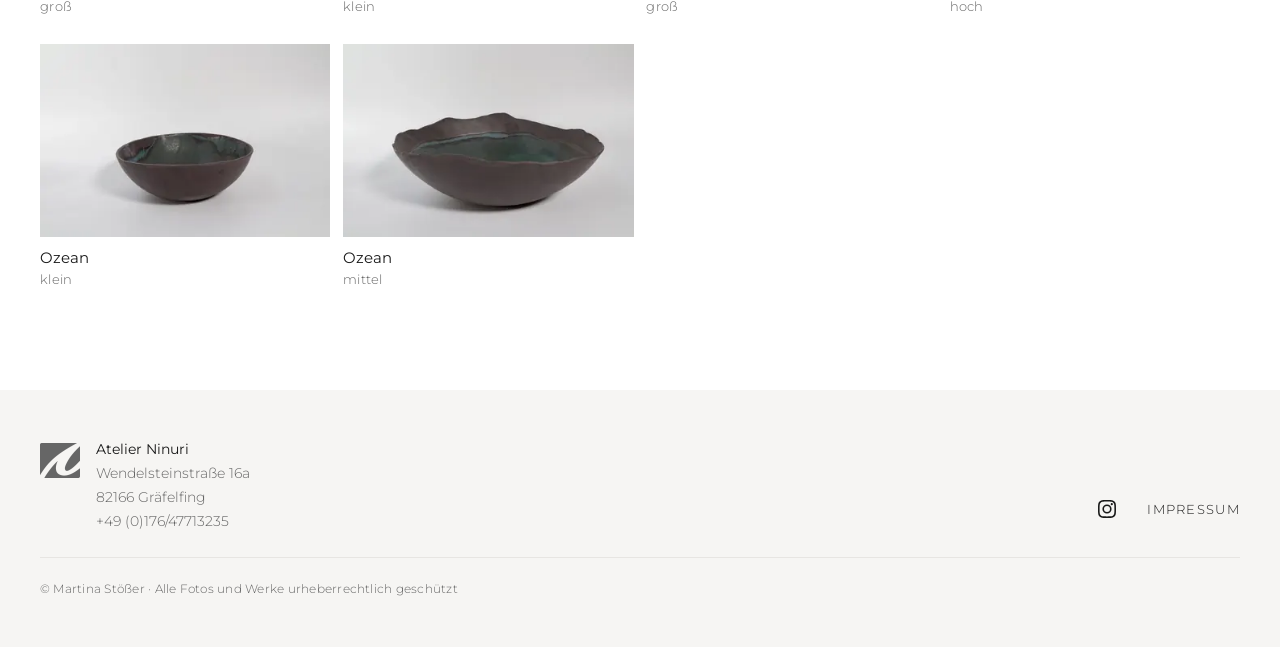
<file: keramik/index.html>
<!doctype html>
<html lang="de">
<head>
  <meta charset="utf-8">
  <meta name="viewport" content="width=device-width, initial-scale=1">
  <title>Keramik – Atelier Ninuri</title>
  <meta name="description" content="Keramik von Atelier Ninuri: Porzellan und Steinzeug, Unikate und Kleinserien.">
  <link rel="canonical" href="https://ninuri.de/keramik/">
  <meta property="og:type" content="website">
  <meta property="og:title" content="Keramik – Atelier Ninuri">
  <meta property="og:description" content="Keramik von Atelier Ninuri: Porzellan und Steinzeug, Unikate und Kleinserien.">
  <meta property="og:url" content="https://ninuri.de/keramik/">
  <meta property="og:image" content="https://ninuri.de/assets/img/works/nr-0041-fliessender-wechsel-espressobecher.webp">
  <meta name="theme-color" content="#ffffff">
  <link rel="icon" type="image/png" href="../assets/img/favicon.png">
  <link rel="apple-touch-icon" href="../assets/img/apple-touch-icon.png">
  <link rel="preload" href="../assets/fonts/montserrat.woff2" as="font" type="font/woff2" crossorigin>
  <link rel="stylesheet" href="../css/style.css">
  <script>document.documentElement.classList.add('js')</script>
  <script type="speculationrules">{"prefetch": [{"where": {"and": [{"href_matches": "/*"}, {"not": {"href_matches": "*.webp"}}]}, "eagerness": "moderate"}]}</script>
</head>
<body>
  <a class="skip-link" href="#main">Zum Inhalt springen</a>

  <header class="site-header">
    <div class="wrap header-inner">
      <a class="brand" href="../"><img src="../assets/img/logo.webp" width="160" height="140" alt="Atelier Ninuri – Startseite"></a>
      <button class="nav-toggle" type="button" aria-expanded="false" aria-controls="site-nav">
        <span class="nav-toggle-text">Menü</span><span class="burger" aria-hidden="true"></span>
      </button>
      <nav class="site-nav" id="site-nav" aria-label="Hauptmenü">
        <ul>
        <li><a href="../schmuck/">Schmuck</a></li>
        <li><a href="../keramik/" aria-current="page">Keramik</a></li>
        <li><a href="../skulpturen/">Skulpturen</a></li>
        <li><a href="../inspiration/">Inspiration</a></li>
        <li><a href="../ueber-mich/">Über Mich</a></li>
        <li><a href="../kontaktformular/">Kontakt</a></li>
        </ul>
      </nav>
    </div>
  </header>
  <div class="page-bar" aria-hidden="true">Keramik</div>

  <main id="main">
    <div class="wrap page-head"><h1 class="page-title">Keramik</h1></div>
    <nav class="subnav" aria-label="Abschnitte"><ul><li><a href="#porzellan">Porzellan</a></li><li><a href="#steinzeug">Steinzeug</a></li></ul></nav>
    <section class="section wrap" id="porzellan" aria-labelledby="porzellan-titel">
      <div class="cover" style="background:#c3c4c3"><img src="../assets/img/covers/porzellan.webp" srcset="../assets/img/covers/porzellan-960.webp 960w, ../assets/img/covers/porzellan.webp 1500w" sizes="(max-width: 1280px) 100vw, 1280px" width="1500" height="1500" fetchpriority="high" decoding="async" alt=""><h2 class="visually-hidden" id="porzellan-titel">Porzellan</h2></div>
        <ul class="gallery">
          <li class="reveal"><figure><a href="../assets/img/works/nr-0041-fliessender-wechsel-espressobecher.webp" data-caption="fließender Wechsel, Espressobecher" style="background:#d2d2d3"><img src="../assets/img/works/thumbs/nr-0041-fliessender-wechsel-espressobecher.webp" srcset="../assets/img/works/thumbs/nr-0041-fliessender-wechsel-espressobecher-360.webp 360w, ../assets/img/works/thumbs/nr-0041-fliessender-wechsel-espressobecher.webp 640w" sizes="(max-width: 640px) 50vw, (max-width: 1000px) 33vw, 300px" width="640" height="427" decoding="async" alt="fließender Wechsel, Espressobecher"></a><figcaption><span class="work-name">fließender Wechsel</span><span class="work-detail">Espressobecher</span></figcaption></figure></li>
          <li class="reveal"><figure><a href="../assets/img/works/fruehstuecksschalen.webp" data-caption="fließender Wechsel, Frühstücksschale" style="background:#cccccd"><img src="../assets/img/works/thumbs/fruehstuecksschalen.webp" srcset="../assets/img/works/thumbs/fruehstuecksschalen-360.webp 360w, ../assets/img/works/thumbs/fruehstuecksschalen.webp 640w" sizes="(max-width: 640px) 50vw, (max-width: 1000px) 33vw, 300px" width="640" height="427" decoding="async" alt="fließender Wechsel, Frühstücksschale"></a><figcaption><span class="work-name">fließender Wechsel</span><span class="work-detail">Frühstücksschale</span></figcaption></figure></li>
          <li class="reveal"><figure><a href="../assets/img/works/nr-0046-grazil-schale-dekor-grande.webp" data-caption="grazil, Schmuckschale 01" style="background:#eaebec"><img src="../assets/img/works/thumbs/nr-0046-grazil-schale-dekor-grande.webp" srcset="../assets/img/works/thumbs/nr-0046-grazil-schale-dekor-grande-360.webp 360w, ../assets/img/works/thumbs/nr-0046-grazil-schale-dekor-grande.webp 640w" sizes="(max-width: 640px) 50vw, (max-width: 1000px) 33vw, 300px" width="640" height="427" decoding="async" alt="grazil, Schmuckschale 01"></a><figcaption><span class="work-name">grazil</span><span class="work-detail">Schmuckschale 01</span></figcaption></figure></li>
          <li class="reveal"><figure><a href="../assets/img/works/nr-0045-grazil-schale-dekor-petite.webp" data-caption="grazil, Schmuckschale 02" style="background:#cecdcc"><img src="../assets/img/works/thumbs/nr-0045-grazil-schale-dekor-petite.webp" srcset="../assets/img/works/thumbs/nr-0045-grazil-schale-dekor-petite-360.webp 360w, ../assets/img/works/thumbs/nr-0045-grazil-schale-dekor-petite.webp 640w" sizes="(max-width: 640px) 50vw, (max-width: 1000px) 33vw, 300px" width="640" height="427" decoding="async" alt="grazil, Schmuckschale 02"></a><figcaption><span class="work-name">grazil</span><span class="work-detail">Schmuckschale 02</span></figcaption></figure></li>
          <li class="reveal"><figure><a href="../assets/img/works/nr-0042-morgentau-teller.webp" data-caption="Morgentau, Teller" style="background:#b3b3b4"><img src="../assets/img/works/thumbs/nr-0042-morgentau-teller.webp" srcset="../assets/img/works/thumbs/nr-0042-morgentau-teller-360.webp 360w, ../assets/img/works/thumbs/nr-0042-morgentau-teller.webp 640w" sizes="(max-width: 640px) 50vw, (max-width: 1000px) 33vw, 300px" width="640" height="427" decoding="async" alt="Morgentau, Teller"></a><figcaption><span class="work-name">Morgentau</span><span class="work-detail">Teller</span></figcaption></figure></li>
          <li class="reveal"><figure><a href="../assets/img/works/espressoset-2.webp" data-caption="Espressoset" style="background:#bbbbbd"><img src="../assets/img/works/thumbs/espressoset-2.webp" srcset="../assets/img/works/thumbs/espressoset-2-360.webp 360w, ../assets/img/works/thumbs/espressoset-2.webp 640w" sizes="(max-width: 640px) 50vw, (max-width: 1000px) 33vw, 300px" width="640" height="427" decoding="async" alt="Espressoset"></a><figcaption><span class="work-name">Espressoset</span></figcaption></figure></li>
          <li class="reveal"><figure><a href="../assets/img/works/porzellan-geformt.webp" data-caption="Frühstücksset" style="background:#c8c8c9"><img src="../assets/img/works/thumbs/porzellan-geformt.webp" srcset="../assets/img/works/thumbs/porzellan-geformt-360.webp 360w, ../assets/img/works/thumbs/porzellan-geformt.webp 640w" sizes="(max-width: 640px) 50vw, (max-width: 1000px) 33vw, 300px" width="640" height="427" decoding="async" alt="Frühstücksset"></a><figcaption><span class="work-name">Frühstücksset</span></figcaption></figure></li>
        </ul>
      </section>
    <section class="section wrap" id="steinzeug" aria-labelledby="steinzeug-titel">
      <div class="cover" style="background:#797869"><img src="../assets/img/covers/steinzeug.webp" srcset="../assets/img/covers/steinzeug-960.webp 960w, ../assets/img/covers/steinzeug.webp 1920w" sizes="(max-width: 1280px) 100vw, 1280px" width="1920" height="1280" loading="lazy" decoding="async" alt=""><h2 class="visually-hidden" id="steinzeug-titel">Steinzeug</h2></div>
        <ul class="gallery">
          <li class="reveal"><figure><a href="../assets/img/works/nr-0049-koralle-schale-grande.webp" data-caption="Koralle, groß" style="background:#9da09e"><img src="../assets/img/works/thumbs/nr-0049-koralle-schale-grande.webp" srcset="../assets/img/works/thumbs/nr-0049-koralle-schale-grande-360.webp 360w, ../assets/img/works/thumbs/nr-0049-koralle-schale-grande.webp 640w" sizes="(max-width: 640px) 50vw, (max-width: 1000px) 33vw, 300px" width="640" height="435" loading="lazy" decoding="async" alt="Koralle, groß"></a><figcaption><span class="work-name">Koralle</span><span class="work-detail">groß</span></figcaption></figure></li>
          <li class="reveal"><figure><a href="../assets/img/works/nr-0048-koralle-schale-petite.webp" data-caption="Koralle, klein" style="background:#bec2c3"><img src="../assets/img/works/thumbs/nr-0048-koralle-schale-petite.webp" srcset="../assets/img/works/thumbs/nr-0048-koralle-schale-petite-360.webp 360w, ../assets/img/works/thumbs/nr-0048-koralle-schale-petite.webp 640w" sizes="(max-width: 640px) 50vw, (max-width: 1000px) 33vw, 300px" width="640" height="427" loading="lazy" decoding="async" alt="Koralle, klein"></a><figcaption><span class="work-name">Koralle</span><span class="work-detail">klein</span></figcaption></figure></li>
          <li class="reveal"><figure><a href="../assets/img/works/nr-0053-ozean-schale-grande.webp" data-caption="Ozean, groß" style="background:#a5a3a3"><img src="../assets/img/works/thumbs/nr-0053-ozean-schale-grande.webp" srcset="../assets/img/works/thumbs/nr-0053-ozean-schale-grande-360.webp 360w, ../assets/img/works/thumbs/nr-0053-ozean-schale-grande.webp 640w" sizes="(max-width: 640px) 50vw, (max-width: 1000px) 33vw, 300px" width="640" height="427" loading="lazy" decoding="async" alt="Ozean, groß"></a><figcaption><span class="work-name">Ozean</span><span class="work-detail">groß</span></figcaption></figure></li>
          <li class="reveal"><figure><a href="../assets/img/works/nr-0052-ozean-schale-haute.webp" data-caption="Ozean, hoch" style="background:#c1c0c1"><img src="../assets/img/works/thumbs/nr-0052-ozean-schale-haute.webp" srcset="../assets/img/works/thumbs/nr-0052-ozean-schale-haute-360.webp 360w, ../assets/img/works/thumbs/nr-0052-ozean-schale-haute.webp 640w" sizes="(max-width: 640px) 50vw, (max-width: 1000px) 33vw, 300px" width="640" height="427" loading="lazy" decoding="async" alt="Ozean, hoch"></a><figcaption><span class="work-name">Ozean</span><span class="work-detail">hoch</span></figcaption></figure></li>
          <li class="reveal"><figure><a href="../assets/img/works/nr-0050-ozean-schale-petite.webp" data-caption="Ozean, klein" style="background:#c4c3c3"><img src="../assets/img/works/thumbs/nr-0050-ozean-schale-petite.webp" srcset="../assets/img/works/thumbs/nr-0050-ozean-schale-petite-360.webp 360w, ../assets/img/works/thumbs/nr-0050-ozean-schale-petite.webp 640w" sizes="(max-width: 640px) 50vw, (max-width: 1000px) 33vw, 300px" width="640" height="427" loading="lazy" decoding="async" alt="Ozean, klein"></a><figcaption><span class="work-name">Ozean</span><span class="work-detail">klein</span></figcaption></figure></li>
          <li class="reveal"><figure><a href="../assets/img/works/nr-0051-ozean-schale.webp" data-caption="Ozean, mittel" style="background:#aeadad"><img src="../assets/img/works/thumbs/nr-0051-ozean-schale.webp" srcset="../assets/img/works/thumbs/nr-0051-ozean-schale-360.webp 360w, ../assets/img/works/thumbs/nr-0051-ozean-schale.webp 640w" sizes="(max-width: 640px) 50vw, (max-width: 1000px) 33vw, 300px" width="640" height="427" loading="lazy" decoding="async" alt="Ozean, mittel"></a><figcaption><span class="work-name">Ozean</span><span class="work-detail">mittel</span></figcaption></figure></li>
        </ul>
    </section>
  </main>

  <footer class="site-footer">
    <div class="wrap footer-inner">
      <div class="footer-brand">
        <img src="../assets/img/logo.webp" width="160" height="140" loading="lazy" alt="">
        <p><strong>Atelier Ninuri</strong><br>Wendelsteinstraße 16a<br>82166 Gräfelfing<br><a href="tel:+4917647713235">+49 (0)176/47713235</a></p>
      </div>
      <div class="footer-links">
        <a class="social" href="https://www.instagram.com/atelier_ninuri/" aria-label="Atelier Ninuri auf Instagram"><svg viewBox="0 0 24 24" aria-hidden="true" focusable="false"><path fill="currentColor" d="M12 4.6c2.4 0 2.7 0 3.6.1.9 0 1.4.2 1.7.3.4.2.7.4 1 .7.3.3.5.6.7 1 .1.3.3.8.3 1.7.1.9.1 1.2.1 3.6s0 2.7-.1 3.6c0 .9-.2 1.4-.3 1.7-.2.4-.4.7-.7 1-.3.3-.6.5-1 .7-.3.1-.8.3-1.7.3-.9.1-1.2.1-3.6.1s-2.7 0-3.6-.1c-.9 0-1.4-.2-1.7-.3-.4-.2-.7-.4-1-.7-.3-.3-.5-.6-.7-1-.1-.3-.3-.8-.3-1.7-.1-.9-.1-1.2-.1-3.6s0-2.7.1-3.6c0-.9.2-1.4.3-1.7.2-.4.4-.7.7-1 .3-.3.6-.5 1-.7.3-.1.8-.3 1.7-.3.9-.1 1.2-.1 3.6-.1M12 3c-2.4 0-2.8 0-3.7.1-1 0-1.6.2-2.2.4-.6.2-1.1.5-1.6 1s-.8 1-1 1.6c-.2.6-.4 1.2-.4 2.2C3 9.2 3 9.6 3 12s0 2.8.1 3.7c0 1 .2 1.6.4 2.2.2.6.5 1.1 1 1.6s1 .8 1.6 1c.6.2 1.2.4 2.2.4.9.1 1.3.1 3.7.1s2.8 0 3.7-.1c1 0 1.6-.2 2.2-.4.6-.2 1.1-.5 1.6-1s.8-1 1-1.6c.2-.6.4-1.2.4-2.2.1-.9.1-1.3.1-3.7s0-2.8-.1-3.7c0-1-.2-1.6-.4-2.2-.2-.6-.5-1.1-1-1.6s-1-.8-1.6-1c-.6-.2-1.2-.4-2.2-.4C14.8 3 14.4 3 12 3zm0 4.4a4.6 4.6 0 1 0 0 9.2 4.6 4.6 0 0 0 0-9.2zM12 15a3 3 0 1 1 0-6 3 3 0 0 1 0 6zm4.8-8.9a1.1 1.1 0 1 0 0 2.2 1.1 1.1 0 0 0 0-2.2z"/></svg></a>
        <a href="../impressum/">Impressum</a>
      </div>
      <p class="copyright">© Martina Stößer · Alle Fotos und Werke urheberrechtlich geschützt</p>
    </div>
  </footer>

  <dialog class="lightbox" aria-label="Bildansicht">
    <div class="lb-stage"><img alt=""></div>
    <div class="lb-bar"><span class="lb-caption"></span><div class="lb-dots" role="group" aria-label="Bild wählen"></div><span class="lb-count visually-hidden" aria-live="polite"></span></div>
    <button class="lb-btn lb-close" type="button" aria-label="Schließen"><svg viewBox="0 0 24 24" aria-hidden="true" focusable="false"><path fill="none" stroke="currentColor" stroke-width="1.5" d="M6 6l12 12M18 6L6 18"/></svg></button>
    <button class="lb-btn lb-prev" type="button" aria-label="Vorheriges Bild"><svg viewBox="0 0 24 24" aria-hidden="true" focusable="false"><path fill="none" stroke="currentColor" stroke-width="1.5" d="M15 5l-7 7 7 7"/></svg></button>
    <button class="lb-btn lb-next" type="button" aria-label="Nächstes Bild"><svg viewBox="0 0 24 24" aria-hidden="true" focusable="false"><path fill="none" stroke="currentColor" stroke-width="1.5" d="M9 5l7 7-7 7"/></svg></button>
  </dialog>
  <script src="../js/main.js" defer></script>
</body>
</html>
</file>
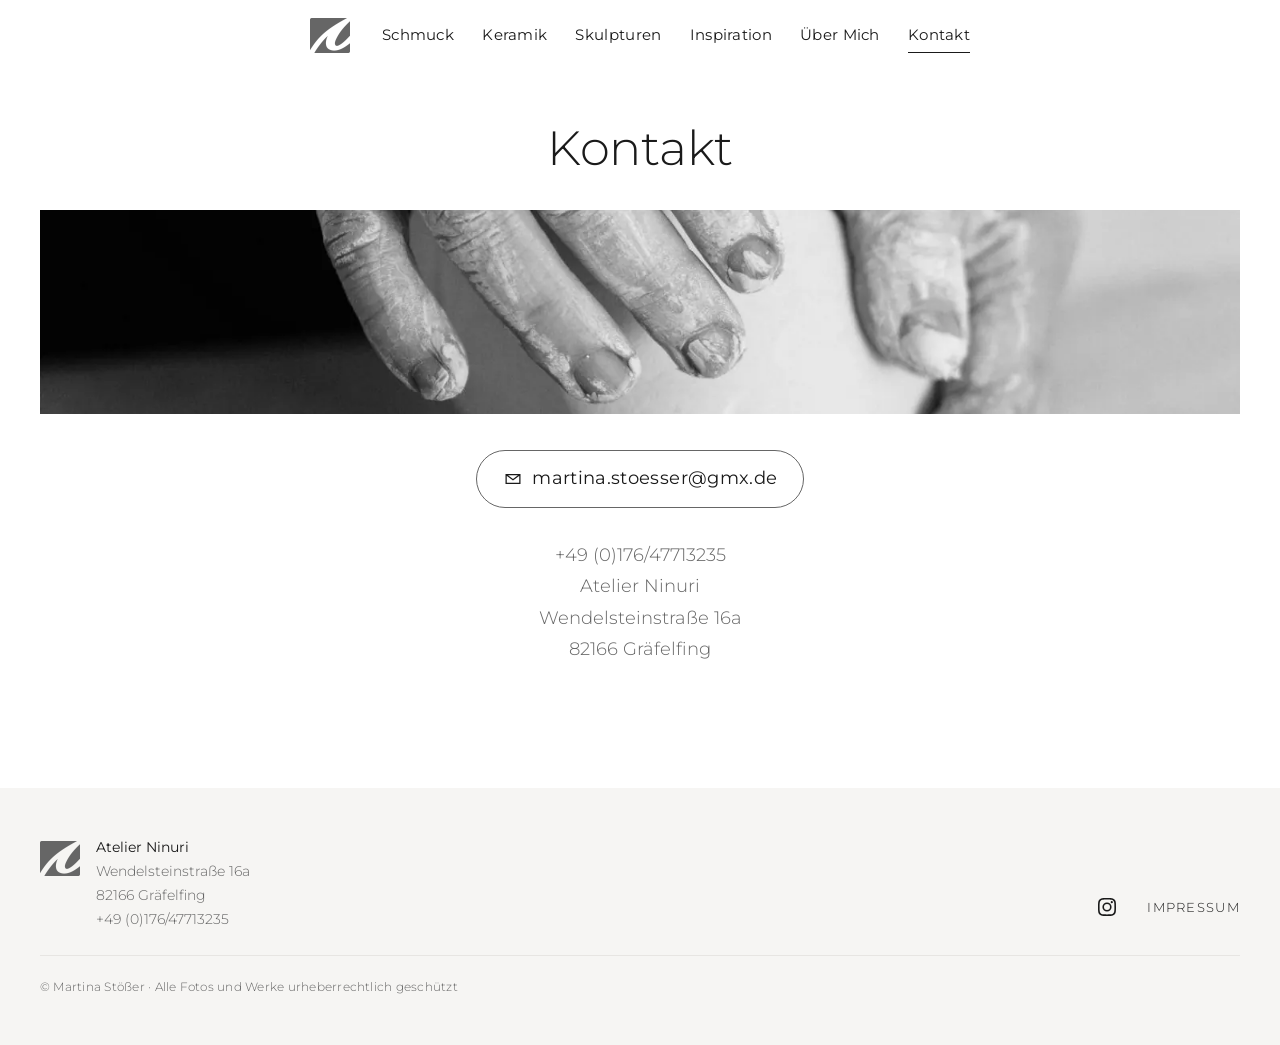
<file: kontaktformular/index.html>
<!doctype html>
<html lang="de">
<head>
  <meta charset="utf-8">
  <meta name="viewport" content="width=device-width, initial-scale=1">
  <title>Kontakt – Atelier Ninuri</title>
  <meta name="description" content="Kontakt zu Atelier Ninuri, Martina Stößer, Gräfelfing.">
  <link rel="canonical" href="https://ninuri.de/kontaktformular/">
  <meta property="og:type" content="website">
  <meta property="og:title" content="Kontakt – Atelier Ninuri">
  <meta property="og:description" content="Kontakt zu Atelier Ninuri, Martina Stößer, Gräfelfing.">
  <meta property="og:url" content="https://ninuri.de/kontaktformular/">
  <meta property="og:image" content="https://ninuri.de/assets/img/covers/kontakt.webp">
  <meta name="theme-color" content="#ffffff">
  <link rel="icon" type="image/png" href="../assets/img/favicon.png">
  <link rel="apple-touch-icon" href="../assets/img/apple-touch-icon.png">
  <link rel="preload" href="../assets/fonts/montserrat.woff2" as="font" type="font/woff2" crossorigin>
  <link rel="stylesheet" href="../css/style.css">
  <script>document.documentElement.classList.add('js')</script>
  <script type="speculationrules">{"prefetch": [{"where": {"and": [{"href_matches": "/*"}, {"not": {"href_matches": "*.webp"}}]}, "eagerness": "moderate"}]}</script>
</head>
<body>
  <a class="skip-link" href="#main">Zum Inhalt springen</a>

  <header class="site-header">
    <div class="wrap header-inner">
      <a class="brand" href="../"><img src="../assets/img/logo.webp" width="160" height="140" alt="Atelier Ninuri – Startseite"></a>
      <button class="nav-toggle" type="button" aria-expanded="false" aria-controls="site-nav">
        <span class="nav-toggle-text">Menü</span><span class="burger" aria-hidden="true"></span>
      </button>
      <nav class="site-nav" id="site-nav" aria-label="Hauptmenü">
        <ul>
        <li><a href="../schmuck/">Schmuck</a></li>
        <li><a href="../keramik/">Keramik</a></li>
        <li><a href="../skulpturen/">Skulpturen</a></li>
        <li><a href="../inspiration/">Inspiration</a></li>
        <li><a href="../ueber-mich/">Über Mich</a></li>
        <li><a href="../kontaktformular/" aria-current="page">Kontakt</a></li>
        </ul>
      </nav>
    </div>
  </header>
  <div class="page-bar" aria-hidden="true">Kontakt</div>

  <main id="main">
    <div class="wrap page-head"><h1 class="page-title">Kontakt</h1></div>
    <div class="wrap">
      <div class="cover" style="background:#787878"><img src="../assets/img/covers/kontakt.webp" srcset="../assets/img/covers/kontakt-960.webp 960w, ../assets/img/covers/kontakt.webp 1500w" sizes="(max-width: 1280px) 100vw, 1280px" width="1500" height="1000" fetchpriority="high" decoding="async" alt=""></div>
    </div>
    <div class="wrap wrap-narrow contact-box">
      <a class="button" href="mailto:martina.stoesser@gmx.de"><svg viewBox="0 0 24 24" aria-hidden="true" focusable="false"><path fill="none" stroke="currentColor" stroke-width="1.5" d="M3.75 6.75h16.5v10.5H3.75zM4 7l8 6 8-6"/></svg><span>martina.stoesser@gmx.de</span></a>
      <p class="contact-lines"><a href="tel:+4917647713235">+49 (0)176/47713235</a><br>Atelier Ninuri<br>Wendelsteinstraße 16a<br>82166 Gräfelfing</p>
    </div>
  </main>

  <footer class="site-footer">
    <div class="wrap footer-inner">
      <div class="footer-brand">
        <img src="../assets/img/logo.webp" width="160" height="140" loading="lazy" alt="">
        <p><strong>Atelier Ninuri</strong><br>Wendelsteinstraße 16a<br>82166 Gräfelfing<br><a href="tel:+4917647713235">+49 (0)176/47713235</a></p>
      </div>
      <div class="footer-links">
        <a class="social" href="https://www.instagram.com/atelier_ninuri/" aria-label="Atelier Ninuri auf Instagram"><svg viewBox="0 0 24 24" aria-hidden="true" focusable="false"><path fill="currentColor" d="M12 4.6c2.4 0 2.7 0 3.6.1.9 0 1.4.2 1.7.3.4.2.7.4 1 .7.3.3.5.6.7 1 .1.3.3.8.3 1.7.1.9.1 1.2.1 3.6s0 2.7-.1 3.6c0 .9-.2 1.4-.3 1.7-.2.4-.4.7-.7 1-.3.3-.6.5-1 .7-.3.1-.8.3-1.7.3-.9.1-1.2.1-3.6.1s-2.7 0-3.6-.1c-.9 0-1.4-.2-1.7-.3-.4-.2-.7-.4-1-.7-.3-.3-.5-.6-.7-1-.1-.3-.3-.8-.3-1.7-.1-.9-.1-1.2-.1-3.6s0-2.7.1-3.6c0-.9.2-1.4.3-1.7.2-.4.4-.7.7-1 .3-.3.6-.5 1-.7.3-.1.8-.3 1.7-.3.9-.1 1.2-.1 3.6-.1M12 3c-2.4 0-2.8 0-3.7.1-1 0-1.6.2-2.2.4-.6.2-1.1.5-1.6 1s-.8 1-1 1.6c-.2.6-.4 1.2-.4 2.2C3 9.2 3 9.6 3 12s0 2.8.1 3.7c0 1 .2 1.6.4 2.2.2.6.5 1.1 1 1.6s1 .8 1.6 1c.6.2 1.2.4 2.2.4.9.1 1.3.1 3.7.1s2.8 0 3.7-.1c1 0 1.6-.2 2.2-.4.6-.2 1.1-.5 1.6-1s.8-1 1-1.6c.2-.6.4-1.2.4-2.2.1-.9.1-1.3.1-3.7s0-2.8-.1-3.7c0-1-.2-1.6-.4-2.2-.2-.6-.5-1.1-1-1.6s-1-.8-1.6-1c-.6-.2-1.2-.4-2.2-.4C14.8 3 14.4 3 12 3zm0 4.4a4.6 4.6 0 1 0 0 9.2 4.6 4.6 0 0 0 0-9.2zM12 15a3 3 0 1 1 0-6 3 3 0 0 1 0 6zm4.8-8.9a1.1 1.1 0 1 0 0 2.2 1.1 1.1 0 0 0 0-2.2z"/></svg></a>
        <a href="../impressum/">Impressum</a>
      </div>
      <p class="copyright">© Martina Stößer · Alle Fotos und Werke urheberrechtlich geschützt</p>
    </div>
  </footer>

  <script src="../js/main.js" defer></script>
</body>
</html>
</file>
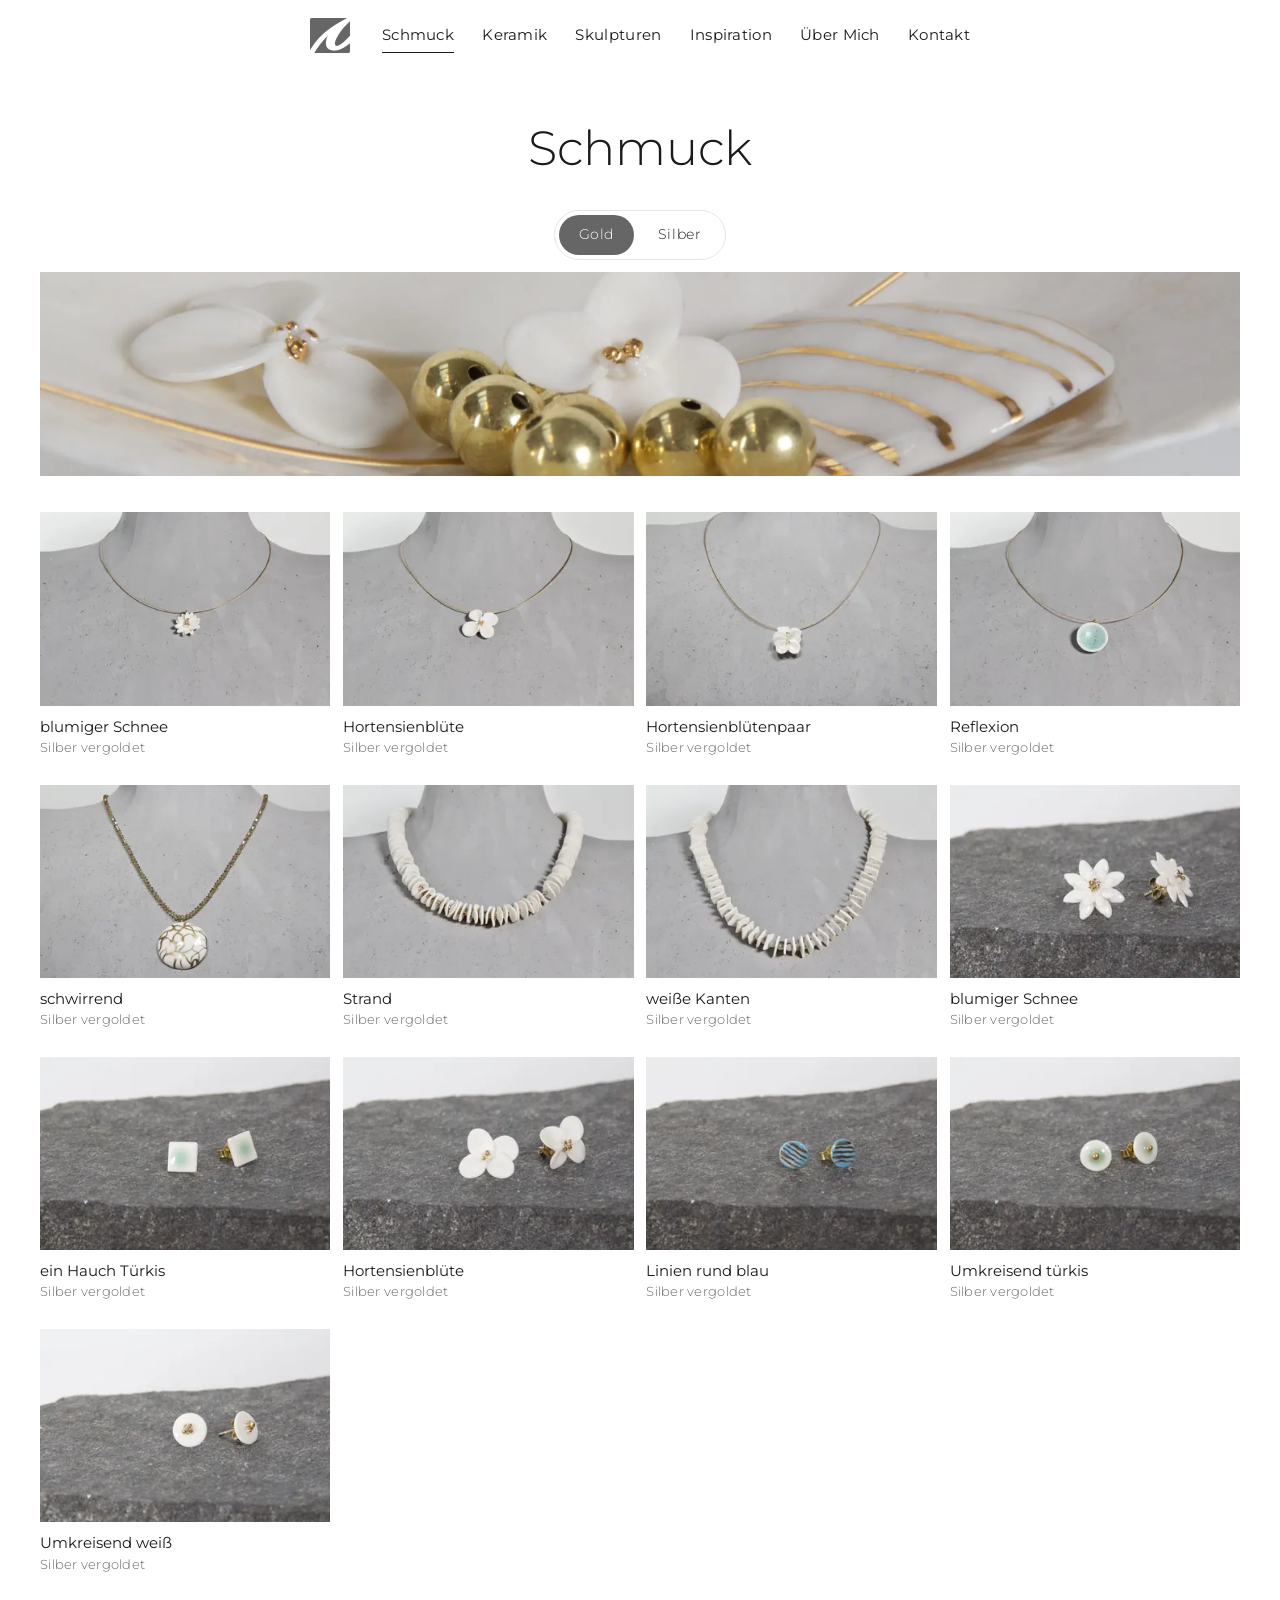
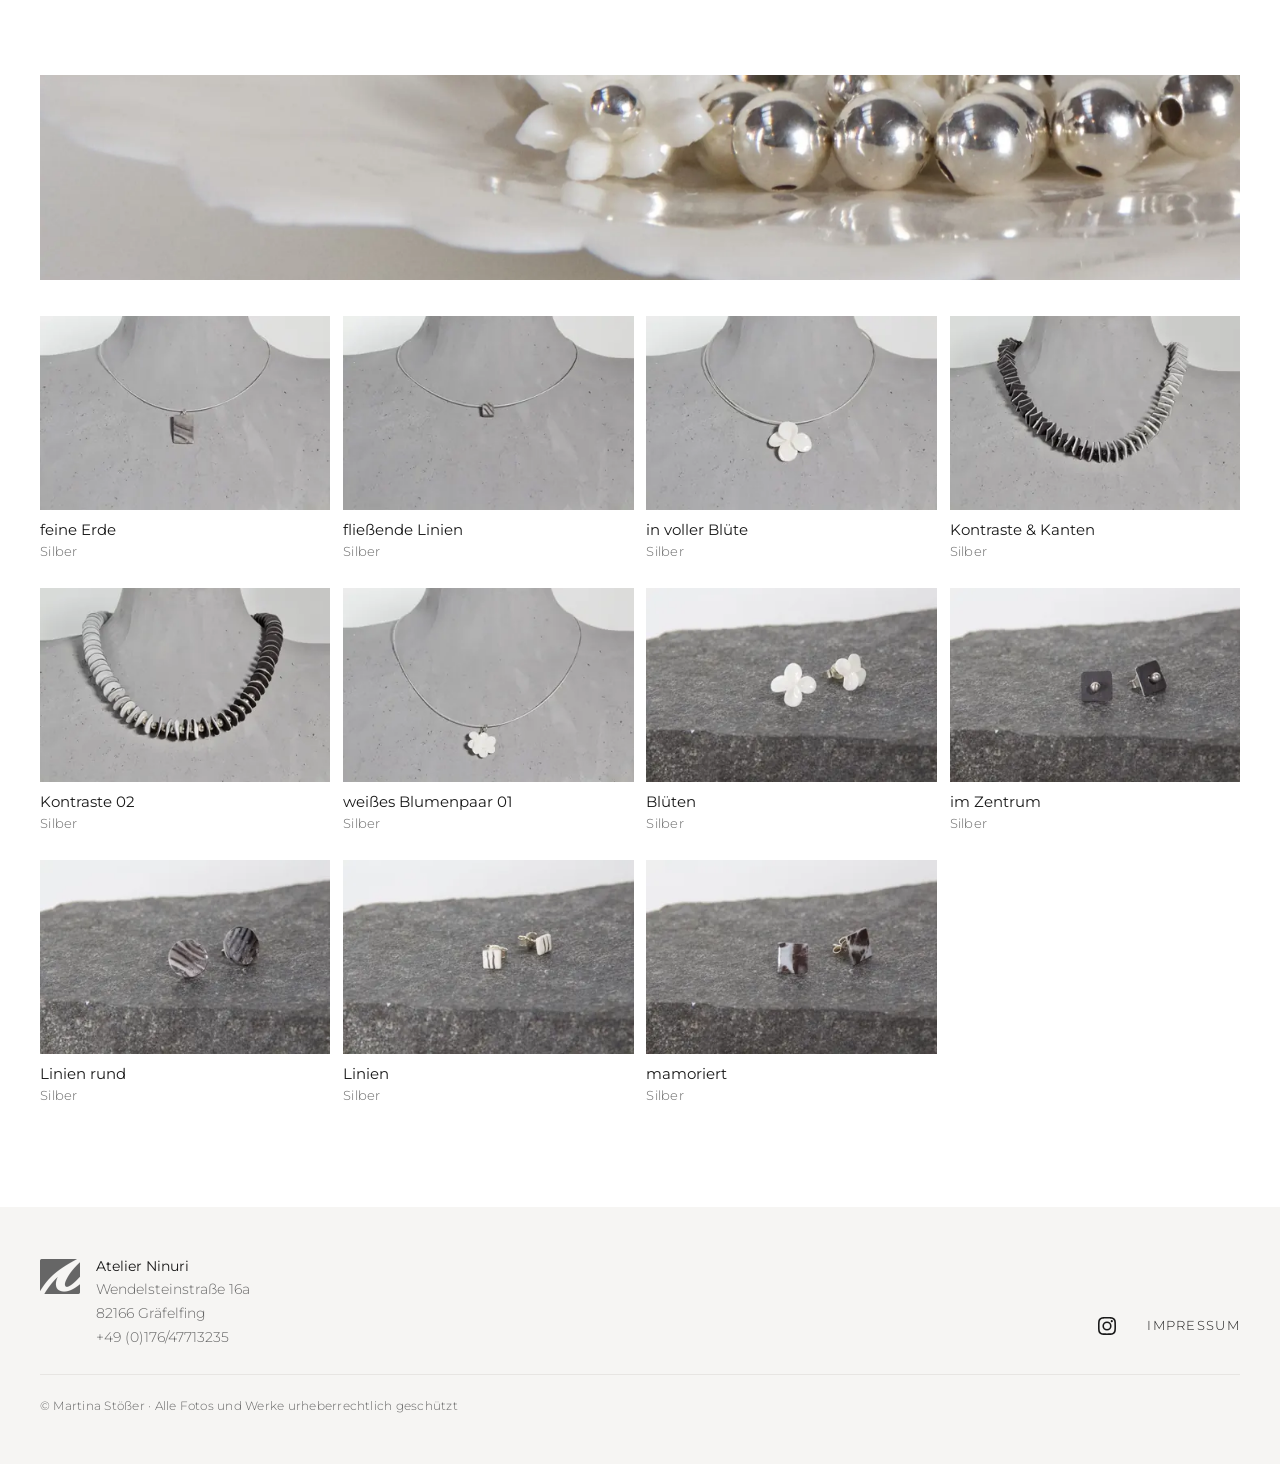
<file: schmuck/index.html>
<!doctype html>
<html lang="de">
<head>
  <meta charset="utf-8">
  <meta name="viewport" content="width=device-width, initial-scale=1">
  <title>Schmuck – Atelier Ninuri</title>
  <meta name="description" content="Schmuck aus Porzellan von Atelier Ninuri: Ketten und Ohrringe in Gold und Silber.">
  <link rel="canonical" href="https://ninuri.de/schmuck/">
  <meta property="og:type" content="website">
  <meta property="og:title" content="Schmuck – Atelier Ninuri">
  <meta property="og:description" content="Schmuck aus Porzellan von Atelier Ninuri: Ketten und Ohrringe in Gold und Silber.">
  <meta property="og:url" content="https://ninuri.de/schmuck/">
  <meta property="og:image" content="https://ninuri.de/assets/img/works/nr-0039-blumiger-schnee-goldener-hals.webp">
  <meta name="theme-color" content="#ffffff">
  <link rel="icon" type="image/png" href="../assets/img/favicon.png">
  <link rel="apple-touch-icon" href="../assets/img/apple-touch-icon.png">
  <link rel="preload" href="../assets/fonts/montserrat.woff2" as="font" type="font/woff2" crossorigin>
  <link rel="stylesheet" href="../css/style.css">
  <script>document.documentElement.classList.add('js')</script>
  <script type="speculationrules">{"prefetch": [{"where": {"and": [{"href_matches": "/*"}, {"not": {"href_matches": "*.webp"}}]}, "eagerness": "moderate"}]}</script>
</head>
<body>
  <a class="skip-link" href="#main">Zum Inhalt springen</a>

  <header class="site-header">
    <div class="wrap header-inner">
      <a class="brand" href="../"><img src="../assets/img/logo.webp" width="160" height="140" alt="Atelier Ninuri – Startseite"></a>
      <button class="nav-toggle" type="button" aria-expanded="false" aria-controls="site-nav">
        <span class="nav-toggle-text">Menü</span><span class="burger" aria-hidden="true"></span>
      </button>
      <nav class="site-nav" id="site-nav" aria-label="Hauptmenü">
        <ul>
        <li><a href="../schmuck/" aria-current="page">Schmuck</a></li>
        <li><a href="../keramik/">Keramik</a></li>
        <li><a href="../skulpturen/">Skulpturen</a></li>
        <li><a href="../inspiration/">Inspiration</a></li>
        <li><a href="../ueber-mich/">Über Mich</a></li>
        <li><a href="../kontaktformular/">Kontakt</a></li>
        </ul>
      </nav>
    </div>
  </header>
  <div class="page-bar" aria-hidden="true">Schmuck</div>

  <main id="main">
    <div class="wrap page-head"><h1 class="page-title">Schmuck</h1></div>
    <nav class="subnav" aria-label="Abschnitte"><ul><li><a href="#gold">Gold</a></li><li><a href="#silber">Silber</a></li></ul></nav>
    <section class="section wrap" id="gold" aria-labelledby="gold-titel">
      <div class="cover" style="background:#bebab6"><img src="../assets/img/covers/gold.webp" srcset="../assets/img/covers/gold-960.webp 960w, ../assets/img/covers/gold.webp 1920w" sizes="(max-width: 1280px) 100vw, 1280px" width="1920" height="1280" fetchpriority="high" decoding="async" alt=""><h2 class="visually-hidden" id="gold-titel">Gold</h2></div>
        <ul class="gallery">
          <li class="reveal"><figure><a href="../assets/img/works/nr-0039-blumiger-schnee-goldener-hals.webp" data-caption="blumiger Schnee, Silber vergoldet" style="background:#b0afb0"><img src="../assets/img/works/thumbs/nr-0039-blumiger-schnee-goldener-hals.webp" srcset="../assets/img/works/thumbs/nr-0039-blumiger-schnee-goldener-hals-360.webp 360w, ../assets/img/works/thumbs/nr-0039-blumiger-schnee-goldener-hals.webp 640w" sizes="(max-width: 640px) 50vw, (max-width: 1000px) 33vw, 300px" width="640" height="427" decoding="async" alt="blumiger Schnee, Silber vergoldet"></a><figcaption><span class="work-name">blumiger Schnee</span><span class="work-detail">Silber vergoldet</span></figcaption></figure></li>
          <li class="reveal"><figure><a href="../assets/img/works/nr-0038-hortensienbluete-goldener-hals.webp" data-caption="Hortensienblüte, Silber vergoldet" style="background:#b2b1b1"><img src="../assets/img/works/thumbs/nr-0038-hortensienbluete-goldener-hals.webp" srcset="../assets/img/works/thumbs/nr-0038-hortensienbluete-goldener-hals-360.webp 360w, ../assets/img/works/thumbs/nr-0038-hortensienbluete-goldener-hals.webp 640w" sizes="(max-width: 640px) 50vw, (max-width: 1000px) 33vw, 300px" width="640" height="427" decoding="async" alt="Hortensienblüte, Silber vergoldet"></a><figcaption><span class="work-name">Hortensienblüte</span><span class="work-detail">Silber vergoldet</span></figcaption></figure></li>
          <li class="reveal"><figure><a href="../assets/img/works/nr-0035-hortensienbluetenpaar-goldener-hals.webp" data-caption="Hortensienblütenpaar, Silber vergoldet" style="background:#b3b3b3"><img src="../assets/img/works/thumbs/nr-0035-hortensienbluetenpaar-goldener-hals.webp" srcset="../assets/img/works/thumbs/nr-0035-hortensienbluetenpaar-goldener-hals-360.webp 360w, ../assets/img/works/thumbs/nr-0035-hortensienbluetenpaar-goldener-hals.webp 640w" sizes="(max-width: 640px) 50vw, (max-width: 1000px) 33vw, 300px" width="640" height="446" decoding="async" alt="Hortensienblütenpaar, Silber vergoldet"></a><figcaption><span class="work-name">Hortensienblütenpaar</span><span class="work-detail">Silber vergoldet</span></figcaption></figure></li>
          <li class="reveal"><figure><a href="../assets/img/works/nr-0036-reflexion-goldener-hals.webp" data-caption="Reflexion, Silber vergoldet" style="background:#afaeaf"><img src="../assets/img/works/thumbs/nr-0036-reflexion-goldener-hals.webp" srcset="../assets/img/works/thumbs/nr-0036-reflexion-goldener-hals-360.webp 360w, ../assets/img/works/thumbs/nr-0036-reflexion-goldener-hals.webp 640w" sizes="(max-width: 640px) 50vw, (max-width: 1000px) 33vw, 300px" width="640" height="427" decoding="async" alt="Reflexion, Silber vergoldet"></a><figcaption><span class="work-name">Reflexion</span><span class="work-detail">Silber vergoldet</span></figcaption></figure></li>
          <li class="reveal"><figure><a href="../assets/img/works/nr-0022-schwirrend-glaeserner-hals.webp" data-caption="schwirrend, Silber vergoldet" style="background:#b4b3b3"><img src="../assets/img/works/thumbs/nr-0022-schwirrend-glaeserner-hals.webp" srcset="../assets/img/works/thumbs/nr-0022-schwirrend-glaeserner-hals-360.webp 360w, ../assets/img/works/thumbs/nr-0022-schwirrend-glaeserner-hals.webp 640w" sizes="(max-width: 640px) 50vw, (max-width: 1000px) 33vw, 300px" width="640" height="426" decoding="async" alt="schwirrend, Silber vergoldet"></a><figcaption><span class="work-name">schwirrend</span><span class="work-detail">Silber vergoldet</span></figcaption></figure></li>
          <li class="reveal"><figure><a href="../assets/img/works/nr-0023-weissrose-vielblaettriger-hals.webp" data-caption="Strand, Silber vergoldet" style="background:#b4b3b3"><img src="../assets/img/works/thumbs/nr-0023-weissrose-vielblaettriger-hals.webp" srcset="../assets/img/works/thumbs/nr-0023-weissrose-vielblaettriger-hals-360.webp 360w, ../assets/img/works/thumbs/nr-0023-weissrose-vielblaettriger-hals.webp 640w" sizes="(max-width: 640px) 50vw, (max-width: 1000px) 33vw, 300px" width="640" height="427" decoding="async" alt="Strand, Silber vergoldet"></a><figcaption><span class="work-name">Strand</span><span class="work-detail">Silber vergoldet</span></figcaption></figure></li>
          <li class="reveal"><figure><a href="../assets/img/works/nr-0025-weisse-kanten-vielblaettriger-hals.webp" data-caption="weiße Kanten, Silber vergoldet" style="background:#b5b4b4"><img src="../assets/img/works/thumbs/nr-0025-weisse-kanten-vielblaettriger-hals.webp" srcset="../assets/img/works/thumbs/nr-0025-weisse-kanten-vielblaettriger-hals-360.webp 360w, ../assets/img/works/thumbs/nr-0025-weisse-kanten-vielblaettriger-hals.webp 640w" sizes="(max-width: 640px) 50vw, (max-width: 1000px) 33vw, 300px" width="640" height="427" decoding="async" alt="weiße Kanten, Silber vergoldet"></a><figcaption><span class="work-name">weiße Kanten</span><span class="work-detail">Silber vergoldet</span></figcaption></figure></li>
          <li class="reveal"><figure><a href="../assets/img/works/nr-0002-blumiger-schnee-goldenes-ohr-grande.webp" data-caption="blumiger Schnee, Silber vergoldet" style="background:#8d8b8b"><img src="../assets/img/works/thumbs/nr-0002-blumiger-schnee-goldenes-ohr-grande.webp" srcset="../assets/img/works/thumbs/nr-0002-blumiger-schnee-goldenes-ohr-grande-360.webp 360w, ../assets/img/works/thumbs/nr-0002-blumiger-schnee-goldenes-ohr-grande.webp 640w" sizes="(max-width: 640px) 50vw, (max-width: 1000px) 33vw, 300px" width="640" height="427" decoding="async" alt="blumiger Schnee, Silber vergoldet"></a><figcaption><span class="work-name">blumiger Schnee</span><span class="work-detail">Silber vergoldet</span></figcaption></figure></li>
          <li class="reveal"><figure><a href="../assets/img/works/nr-0009-ein-hauch-tuerkis-goldenes-ohr.webp" data-caption="ein Hauch Türkis, Silber vergoldet" style="background:#888686"><img src="../assets/img/works/thumbs/nr-0009-ein-hauch-tuerkis-goldenes-ohr.webp" srcset="../assets/img/works/thumbs/nr-0009-ein-hauch-tuerkis-goldenes-ohr-360.webp 360w, ../assets/img/works/thumbs/nr-0009-ein-hauch-tuerkis-goldenes-ohr.webp 640w" sizes="(max-width: 640px) 50vw, (max-width: 1000px) 33vw, 300px" width="640" height="427" loading="lazy" decoding="async" alt="ein Hauch Türkis, Silber vergoldet"></a><figcaption><span class="work-name">ein Hauch Türkis</span><span class="work-detail">Silber vergoldet</span></figcaption></figure></li>
          <li class="reveal"><figure><a href="../assets/img/works/nr-0001-hortensienbluete-goldenes-ohr-grande.webp" data-caption="Hortensienblüte, Silber vergoldet" style="background:#8d8b8b"><img src="../assets/img/works/thumbs/nr-0001-hortensienbluete-goldenes-ohr-grande.webp" srcset="../assets/img/works/thumbs/nr-0001-hortensienbluete-goldenes-ohr-grande-360.webp 360w, ../assets/img/works/thumbs/nr-0001-hortensienbluete-goldenes-ohr-grande.webp 640w" sizes="(max-width: 640px) 50vw, (max-width: 1000px) 33vw, 300px" width="640" height="427" loading="lazy" decoding="async" alt="Hortensienblüte, Silber vergoldet"></a><figcaption><span class="work-name">Hortensienblüte</span><span class="work-detail">Silber vergoldet</span></figcaption></figure></li>
          <li class="reveal"><figure><a href="../assets/img/works/nr-0007-linien-rund-goldenes-ohr.webp" data-caption="Linien rund blau, Silber vergoldet" style="background:#848281"><img src="../assets/img/works/thumbs/nr-0007-linien-rund-goldenes-ohr.webp" srcset="../assets/img/works/thumbs/nr-0007-linien-rund-goldenes-ohr-360.webp 360w, ../assets/img/works/thumbs/nr-0007-linien-rund-goldenes-ohr.webp 640w" sizes="(max-width: 640px) 50vw, (max-width: 1000px) 33vw, 300px" width="640" height="427" loading="lazy" decoding="async" alt="Linien rund blau, Silber vergoldet"></a><figcaption><span class="work-name">Linien rund blau</span><span class="work-detail">Silber vergoldet</span></figcaption></figure></li>
          <li class="reveal"><figure><a href="../assets/img/works/nr-0008-umkreisend-tuerkis-goldenes-ohr.webp" data-caption="Umkreisend türkis, Silber vergoldet" style="background:#878585"><img src="../assets/img/works/thumbs/nr-0008-umkreisend-tuerkis-goldenes-ohr.webp" srcset="../assets/img/works/thumbs/nr-0008-umkreisend-tuerkis-goldenes-ohr-360.webp 360w, ../assets/img/works/thumbs/nr-0008-umkreisend-tuerkis-goldenes-ohr.webp 640w" sizes="(max-width: 640px) 50vw, (max-width: 1000px) 33vw, 300px" width="640" height="427" loading="lazy" decoding="async" alt="Umkreisend türkis, Silber vergoldet"></a><figcaption><span class="work-name">Umkreisend türkis</span><span class="work-detail">Silber vergoldet</span></figcaption></figure></li>
          <li class="reveal"><figure><a href="../assets/img/works/nr-0006-umkreisend-weiss-goldenes-ohr.webp" data-caption="Umkreisend weiß, Silber vergoldet" style="background:#a2a0a1"><img src="../assets/img/works/thumbs/nr-0006-umkreisend-weiss-goldenes-ohr.webp" srcset="../assets/img/works/thumbs/nr-0006-umkreisend-weiss-goldenes-ohr-360.webp 360w, ../assets/img/works/thumbs/nr-0006-umkreisend-weiss-goldenes-ohr.webp 640w" sizes="(max-width: 640px) 50vw, (max-width: 1000px) 33vw, 300px" width="640" height="427" loading="lazy" decoding="async" alt="Umkreisend weiß, Silber vergoldet"></a><figcaption><span class="work-name">Umkreisend weiß</span><span class="work-detail">Silber vergoldet</span></figcaption></figure></li>
        </ul>
      </section>
    <section class="section wrap" id="silber" aria-labelledby="silber-titel">
      <div class="cover" style="background:#bbb7b2"><img src="../assets/img/covers/silber.webp" srcset="../assets/img/covers/silber-960.webp 960w, ../assets/img/covers/silber.webp 1920w" sizes="(max-width: 1280px) 100vw, 1280px" width="1920" height="1280" loading="lazy" decoding="async" alt=""><h2 class="visually-hidden" id="silber-titel">Silber</h2></div>
        <ul class="gallery">
          <li class="reveal"><figure><a href="../assets/img/works/nr-0033-feine-erde-silberner-hals.webp" data-caption="feine Erde, Silber" style="background:#b1b0b1"><img src="../assets/img/works/thumbs/nr-0033-feine-erde-silberner-hals.webp" srcset="../assets/img/works/thumbs/nr-0033-feine-erde-silberner-hals-360.webp 360w, ../assets/img/works/thumbs/nr-0033-feine-erde-silberner-hals.webp 640w" sizes="(max-width: 640px) 50vw, (max-width: 1000px) 33vw, 300px" width="640" height="427" loading="lazy" decoding="async" alt="feine Erde, Silber"></a><figcaption><span class="work-name">feine Erde</span><span class="work-detail">Silber</span></figcaption></figure></li>
          <li class="reveal"><figure><a href="../assets/img/works/nr-0034-fliessende-linien-silberner-hals.webp" data-caption="fließende Linien, Silber" style="background:#a9a8a9"><img src="../assets/img/works/thumbs/nr-0034-fliessende-linien-silberner-hals.webp" srcset="../assets/img/works/thumbs/nr-0034-fliessende-linien-silberner-hals-360.webp 360w, ../assets/img/works/thumbs/nr-0034-fliessende-linien-silberner-hals.webp 640w" sizes="(max-width: 640px) 50vw, (max-width: 1000px) 33vw, 300px" width="640" height="427" loading="lazy" decoding="async" alt="fließende Linien, Silber"></a><figcaption><span class="work-name">fließende Linien</span><span class="work-detail">Silber</span></figcaption></figure></li>
          <li class="reveal"><figure><a href="../assets/img/works/nr-0031-in-voller-bluete-silberner-hals.webp" data-caption="in voller Blüte, Silber" style="background:#b0b0b1"><img src="../assets/img/works/thumbs/nr-0031-in-voller-bluete-silberner-hals.webp" srcset="../assets/img/works/thumbs/nr-0031-in-voller-bluete-silberner-hals-360.webp 360w, ../assets/img/works/thumbs/nr-0031-in-voller-bluete-silberner-hals.webp 640w" sizes="(max-width: 640px) 50vw, (max-width: 1000px) 33vw, 300px" width="640" height="427" loading="lazy" decoding="async" alt="in voller Blüte, Silber"></a><figcaption><span class="work-name">in voller Blüte</span><span class="work-detail">Silber</span></figcaption></figure></li>
          <li class="reveal"><figure><a href="../assets/img/works/nr-0028-kontrastekanten-vielblaettriger-hals.webp" data-caption="Kontraste &amp; Kanten, Silber" style="background:#a9a7a7"><img src="../assets/img/works/thumbs/nr-0028-kontrastekanten-vielblaettriger-hals.webp" srcset="../assets/img/works/thumbs/nr-0028-kontrastekanten-vielblaettriger-hals-360.webp 360w, ../assets/img/works/thumbs/nr-0028-kontrastekanten-vielblaettriger-hals.webp 640w" sizes="(max-width: 640px) 50vw, (max-width: 1000px) 33vw, 300px" width="640" height="427" loading="lazy" decoding="async" alt="Kontraste &amp; Kanten, Silber"></a><figcaption><span class="work-name">Kontraste &amp; Kanten</span><span class="work-detail">Silber</span></figcaption></figure></li>
          <li class="reveal"><figure><a href="../assets/img/works/nr-0027-kontraste-02-vielblaettriger-hals.webp" data-caption="Kontraste 02, Silber" style="background:#a9a8a8"><img src="../assets/img/works/thumbs/nr-0027-kontraste-02-vielblaettriger-hals.webp" srcset="../assets/img/works/thumbs/nr-0027-kontraste-02-vielblaettriger-hals-360.webp 360w, ../assets/img/works/thumbs/nr-0027-kontraste-02-vielblaettriger-hals.webp 640w" sizes="(max-width: 640px) 50vw, (max-width: 1000px) 33vw, 300px" width="640" height="427" loading="lazy" decoding="async" alt="Kontraste 02, Silber"></a><figcaption><span class="work-name">Kontraste 02</span><span class="work-detail">Silber</span></figcaption></figure></li>
          <li class="reveal"><figure><a href="../assets/img/works/nr-0029-weisses-blumenpaar-01-silberner-hals.webp" data-caption="weißes Blumenpaar 01, Silber" style="background:#b0afb0"><img src="../assets/img/works/thumbs/nr-0029-weisses-blumenpaar-01-silberner-hals.webp" srcset="../assets/img/works/thumbs/nr-0029-weisses-blumenpaar-01-silberner-hals-360.webp 360w, ../assets/img/works/thumbs/nr-0029-weisses-blumenpaar-01-silberner-hals.webp 640w" sizes="(max-width: 640px) 50vw, (max-width: 1000px) 33vw, 300px" width="640" height="427" loading="lazy" decoding="async" alt="weißes Blumenpaar 01, Silber"></a><figcaption><span class="work-name">weißes Blumenpaar 01</span><span class="work-detail">Silber</span></figcaption></figure></li>
          <li class="reveal"><figure><a href="../assets/img/works/nr-020-blueten-silbernes-ohr.webp" data-caption="Blüten, Silber" style="background:#8a8888"><img src="../assets/img/works/thumbs/nr-020-blueten-silbernes-ohr.webp" srcset="../assets/img/works/thumbs/nr-020-blueten-silbernes-ohr-360.webp 360w, ../assets/img/works/thumbs/nr-020-blueten-silbernes-ohr.webp 640w" sizes="(max-width: 640px) 50vw, (max-width: 1000px) 33vw, 300px" width="640" height="427" loading="lazy" decoding="async" alt="Blüten, Silber"></a><figcaption><span class="work-name">Blüten</span><span class="work-detail">Silber</span></figcaption></figure></li>
          <li class="reveal"><figure><a href="../assets/img/works/nr-0017-im-zentrum-silbernes-ohr.webp" data-caption="im Zentrum, Silber" style="background:#878585"><img src="../assets/img/works/thumbs/nr-0017-im-zentrum-silbernes-ohr.webp" srcset="../assets/img/works/thumbs/nr-0017-im-zentrum-silbernes-ohr-360.webp 360w, ../assets/img/works/thumbs/nr-0017-im-zentrum-silbernes-ohr.webp 640w" sizes="(max-width: 640px) 50vw, (max-width: 1000px) 33vw, 300px" width="640" height="427" loading="lazy" decoding="async" alt="im Zentrum, Silber"></a><figcaption><span class="work-name">im Zentrum</span><span class="work-detail">Silber</span></figcaption></figure></li>
          <li class="reveal"><figure><a href="../assets/img/works/nr-0015-linien-rund-silbernes-ohr.webp" data-caption="Linien rund, Silber" style="background:#8b8989"><img src="../assets/img/works/thumbs/nr-0015-linien-rund-silbernes-ohr.webp" srcset="../assets/img/works/thumbs/nr-0015-linien-rund-silbernes-ohr-360.webp 360w, ../assets/img/works/thumbs/nr-0015-linien-rund-silbernes-ohr.webp 640w" sizes="(max-width: 640px) 50vw, (max-width: 1000px) 33vw, 300px" width="640" height="427" loading="lazy" decoding="async" alt="Linien rund, Silber"></a><figcaption><span class="work-name">Linien rund</span><span class="work-detail">Silber</span></figcaption></figure></li>
          <li class="reveal"><figure><a href="../assets/img/works/nr-0014-linien-silbernes-ohr-petite.webp" data-caption="Linien, Silber" style="background:#8e8d8d"><img src="../assets/img/works/thumbs/nr-0014-linien-silbernes-ohr-petite.webp" srcset="../assets/img/works/thumbs/nr-0014-linien-silbernes-ohr-petite-360.webp 360w, ../assets/img/works/thumbs/nr-0014-linien-silbernes-ohr-petite.webp 640w" sizes="(max-width: 640px) 50vw, (max-width: 1000px) 33vw, 300px" width="640" height="427" loading="lazy" decoding="async" alt="Linien, Silber"></a><figcaption><span class="work-name">Linien</span><span class="work-detail">Silber</span></figcaption></figure></li>
          <li class="reveal"><figure><a href="../assets/img/works/nr-0016-mamoriert-silbernes-ohr.webp" data-caption="mamoriert, Silber" style="background:#878585"><img src="../assets/img/works/thumbs/nr-0016-mamoriert-silbernes-ohr.webp" srcset="../assets/img/works/thumbs/nr-0016-mamoriert-silbernes-ohr-360.webp 360w, ../assets/img/works/thumbs/nr-0016-mamoriert-silbernes-ohr.webp 640w" sizes="(max-width: 640px) 50vw, (max-width: 1000px) 33vw, 300px" width="640" height="427" loading="lazy" decoding="async" alt="mamoriert, Silber"></a><figcaption><span class="work-name">mamoriert</span><span class="work-detail">Silber</span></figcaption></figure></li>
        </ul>
    </section>
  </main>

  <footer class="site-footer">
    <div class="wrap footer-inner">
      <div class="footer-brand">
        <img src="../assets/img/logo.webp" width="160" height="140" loading="lazy" alt="">
        <p><strong>Atelier Ninuri</strong><br>Wendelsteinstraße 16a<br>82166 Gräfelfing<br><a href="tel:+4917647713235">+49 (0)176/47713235</a></p>
      </div>
      <div class="footer-links">
        <a class="social" href="https://www.instagram.com/atelier_ninuri/" aria-label="Atelier Ninuri auf Instagram"><svg viewBox="0 0 24 24" aria-hidden="true" focusable="false"><path fill="currentColor" d="M12 4.6c2.4 0 2.7 0 3.6.1.9 0 1.4.2 1.7.3.4.2.7.4 1 .7.3.3.5.6.7 1 .1.3.3.8.3 1.7.1.9.1 1.2.1 3.6s0 2.7-.1 3.6c0 .9-.2 1.4-.3 1.7-.2.4-.4.7-.7 1-.3.3-.6.5-1 .7-.3.1-.8.3-1.7.3-.9.1-1.2.1-3.6.1s-2.7 0-3.6-.1c-.9 0-1.4-.2-1.7-.3-.4-.2-.7-.4-1-.7-.3-.3-.5-.6-.7-1-.1-.3-.3-.8-.3-1.7-.1-.9-.1-1.2-.1-3.6s0-2.7.1-3.6c0-.9.2-1.4.3-1.7.2-.4.4-.7.7-1 .3-.3.6-.5 1-.7.3-.1.8-.3 1.7-.3.9-.1 1.2-.1 3.6-.1M12 3c-2.4 0-2.8 0-3.7.1-1 0-1.6.2-2.2.4-.6.2-1.1.5-1.6 1s-.8 1-1 1.6c-.2.6-.4 1.2-.4 2.2C3 9.2 3 9.6 3 12s0 2.8.1 3.7c0 1 .2 1.6.4 2.2.2.6.5 1.1 1 1.6s1 .8 1.6 1c.6.2 1.2.4 2.2.4.9.1 1.3.1 3.7.1s2.8 0 3.7-.1c1 0 1.6-.2 2.2-.4.6-.2 1.1-.5 1.6-1s.8-1 1-1.6c.2-.6.4-1.2.4-2.2.1-.9.1-1.3.1-3.7s0-2.8-.1-3.7c0-1-.2-1.6-.4-2.2-.2-.6-.5-1.1-1-1.6s-1-.8-1.6-1c-.6-.2-1.2-.4-2.2-.4C14.8 3 14.4 3 12 3zm0 4.4a4.6 4.6 0 1 0 0 9.2 4.6 4.6 0 0 0 0-9.2zM12 15a3 3 0 1 1 0-6 3 3 0 0 1 0 6zm4.8-8.9a1.1 1.1 0 1 0 0 2.2 1.1 1.1 0 0 0 0-2.2z"/></svg></a>
        <a href="../impressum/">Impressum</a>
      </div>
      <p class="copyright">© Martina Stößer · Alle Fotos und Werke urheberrechtlich geschützt</p>
    </div>
  </footer>

  <dialog class="lightbox" aria-label="Bildansicht">
    <div class="lb-stage"><img alt=""></div>
    <div class="lb-bar"><span class="lb-caption"></span><div class="lb-dots" role="group" aria-label="Bild wählen"></div><span class="lb-count visually-hidden" aria-live="polite"></span></div>
    <button class="lb-btn lb-close" type="button" aria-label="Schließen"><svg viewBox="0 0 24 24" aria-hidden="true" focusable="false"><path fill="none" stroke="currentColor" stroke-width="1.5" d="M6 6l12 12M18 6L6 18"/></svg></button>
    <button class="lb-btn lb-prev" type="button" aria-label="Vorheriges Bild"><svg viewBox="0 0 24 24" aria-hidden="true" focusable="false"><path fill="none" stroke="currentColor" stroke-width="1.5" d="M15 5l-7 7 7 7"/></svg></button>
    <button class="lb-btn lb-next" type="button" aria-label="Nächstes Bild"><svg viewBox="0 0 24 24" aria-hidden="true" focusable="false"><path fill="none" stroke="currentColor" stroke-width="1.5" d="M9 5l7 7-7 7"/></svg></button>
  </dialog>
  <script src="../js/main.js" defer></script>
</body>
</html>
</file>
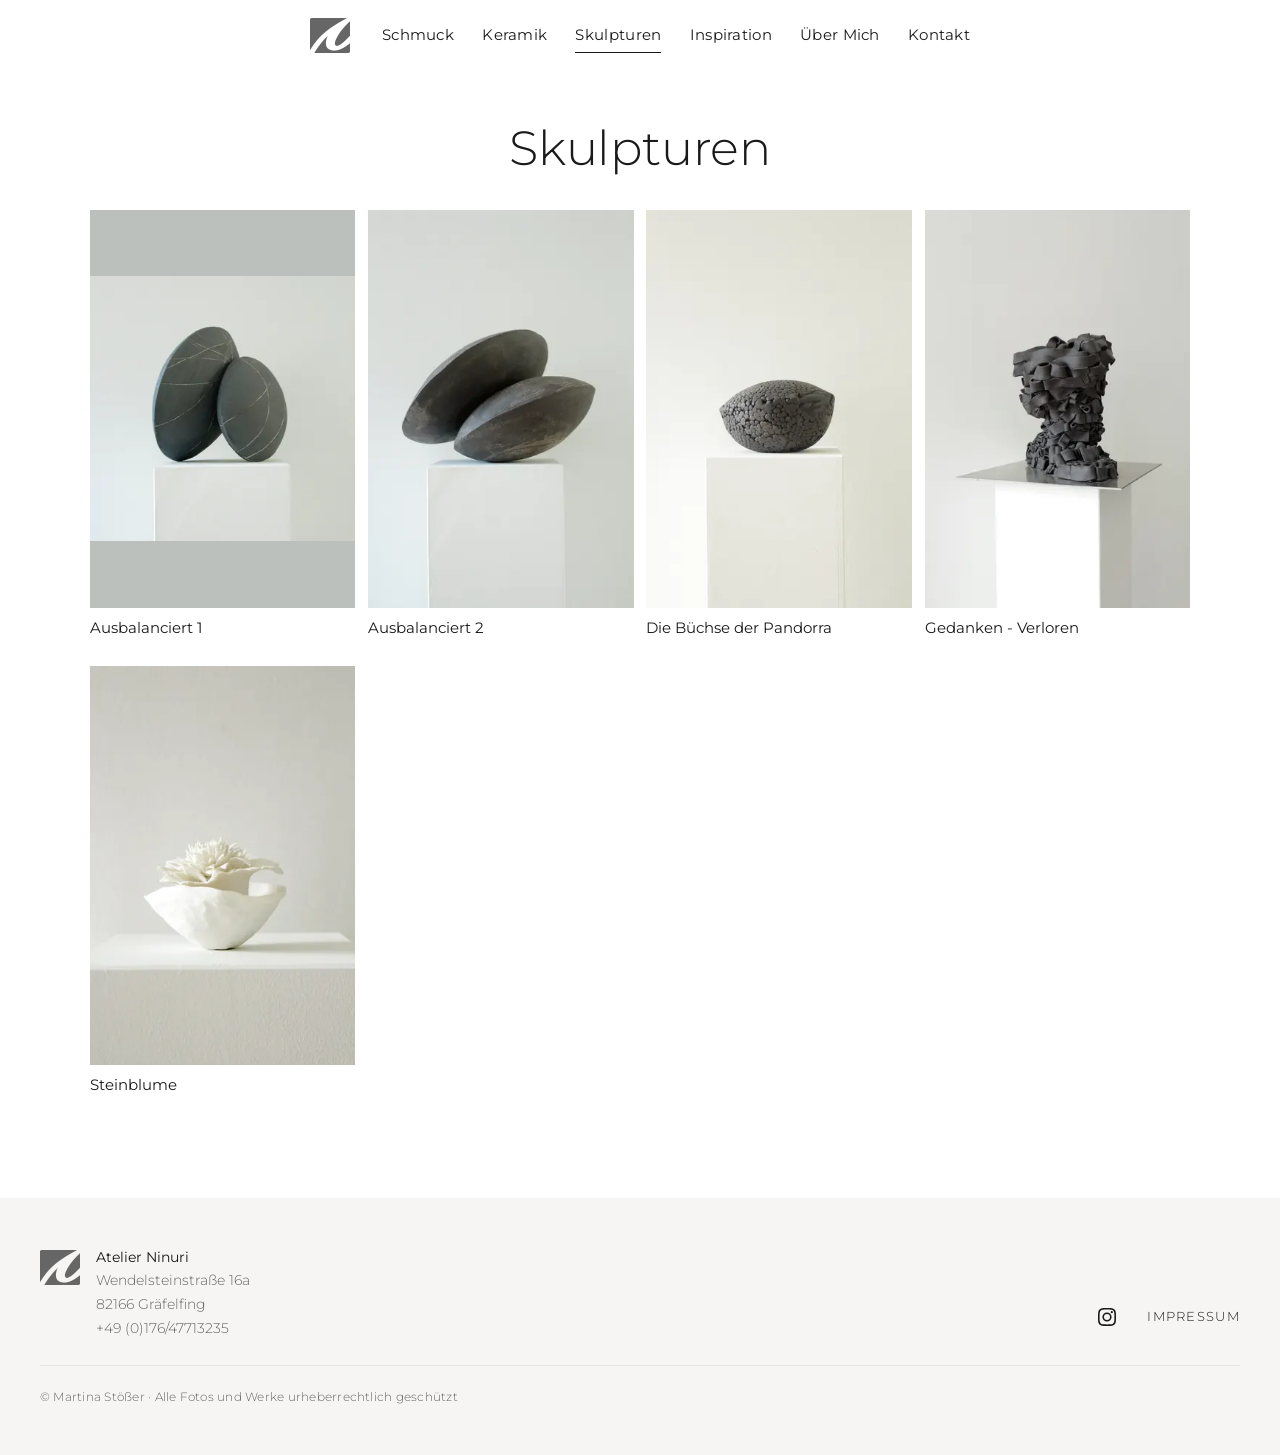
<file: skulpturen/index.html>
<!doctype html>
<html lang="de">
<head>
  <meta charset="utf-8">
  <meta name="viewport" content="width=device-width, initial-scale=1">
  <title>Skulpturen – Atelier Ninuri</title>
  <meta name="description" content="Skulpturen von Atelier Ninuri.">
  <link rel="canonical" href="https://ninuri.de/skulpturen/">
  <meta property="og:type" content="website">
  <meta property="og:title" content="Skulpturen – Atelier Ninuri">
  <meta property="og:description" content="Skulpturen von Atelier Ninuri.">
  <meta property="og:url" content="https://ninuri.de/skulpturen/">
  <meta property="og:image" content="https://ninuri.de/assets/img/works/ausbalanciert-1.webp">
  <meta name="theme-color" content="#ffffff">
  <link rel="icon" type="image/png" href="../assets/img/favicon.png">
  <link rel="apple-touch-icon" href="../assets/img/apple-touch-icon.png">
  <link rel="preload" href="../assets/fonts/montserrat.woff2" as="font" type="font/woff2" crossorigin>
  <link rel="stylesheet" href="../css/style.css">
  <script>document.documentElement.classList.add('js')</script>
  <script type="speculationrules">{"prefetch": [{"where": {"and": [{"href_matches": "/*"}, {"not": {"href_matches": "*.webp"}}]}, "eagerness": "moderate"}]}</script>
</head>
<body>
  <a class="skip-link" href="#main">Zum Inhalt springen</a>

  <header class="site-header">
    <div class="wrap header-inner">
      <a class="brand" href="../"><img src="../assets/img/logo.webp" width="160" height="140" alt="Atelier Ninuri – Startseite"></a>
      <button class="nav-toggle" type="button" aria-expanded="false" aria-controls="site-nav">
        <span class="nav-toggle-text">Menü</span><span class="burger" aria-hidden="true"></span>
      </button>
      <nav class="site-nav" id="site-nav" aria-label="Hauptmenü">
        <ul>
        <li><a href="../schmuck/">Schmuck</a></li>
        <li><a href="../keramik/">Keramik</a></li>
        <li><a href="../skulpturen/" aria-current="page">Skulpturen</a></li>
        <li><a href="../inspiration/">Inspiration</a></li>
        <li><a href="../ueber-mich/">Über Mich</a></li>
        <li><a href="../kontaktformular/">Kontakt</a></li>
        </ul>
      </nav>
    </div>
  </header>
  <div class="page-bar" aria-hidden="true">Skulpturen</div>

  <main id="main">
    <div class="wrap page-head"><h1 class="page-title">Skulpturen</h1></div>
    <section class="section wrap">
        <ul class="gallery gallery-portrait">
          <li class="reveal"><figure><a href="../assets/img/works/ausbalanciert-1.webp" data-caption="Ausbalanciert 1" style="background:#bcc0bc"><img src="../assets/img/works/thumbs/ausbalanciert-1.webp" srcset="../assets/img/works/thumbs/ausbalanciert-1-360.webp 360w, ../assets/img/works/thumbs/ausbalanciert-1.webp 640w" sizes="(max-width: 640px) 50vw, (max-width: 1000px) 33vw, 300px" width="640" height="640" decoding="async" alt="Ausbalanciert 1"></a><figcaption><span class="work-name">Ausbalanciert 1</span></figcaption></figure></li>
          <li class="reveal"><figure><a href="../assets/img/works/ausbalanciert2.webp" data-caption="Ausbalanciert 2" style="background:#c0c2be"><img src="../assets/img/works/thumbs/ausbalanciert2.webp" srcset="../assets/img/works/thumbs/ausbalanciert2-360.webp 360w, ../assets/img/works/thumbs/ausbalanciert2.webp 640w" sizes="(max-width: 640px) 50vw, (max-width: 1000px) 33vw, 300px" width="640" height="960" decoding="async" alt="Ausbalanciert 2"></a><figcaption><span class="work-name">Ausbalanciert 2</span></figcaption></figure></li>
          <li class="reveal"><figure><a href="../assets/img/works/die-buechse-der-pandorra.webp" data-caption="Die Büchse der Pandorra" style="background:#ddddd5"><img src="../assets/img/works/thumbs/die-buechse-der-pandorra.webp" srcset="../assets/img/works/thumbs/die-buechse-der-pandorra-360.webp 360w, ../assets/img/works/thumbs/die-buechse-der-pandorra.webp 640w" sizes="(max-width: 640px) 50vw, (max-width: 1000px) 33vw, 300px" width="640" height="960" decoding="async" alt="Die Büchse der Pandorra"></a><figcaption><span class="work-name">Die Büchse der Pandorra</span></figcaption></figure></li>
          <li class="reveal"><figure><a href="../assets/img/works/gedanken-verloren.webp" data-caption="Gedanken - Verloren" style="background:#c7c7c3"><img src="../assets/img/works/thumbs/gedanken-verloren.webp" srcset="../assets/img/works/thumbs/gedanken-verloren-360.webp 360w, ../assets/img/works/thumbs/gedanken-verloren.webp 640w" sizes="(max-width: 640px) 50vw, (max-width: 1000px) 33vw, 300px" width="640" height="960" decoding="async" alt="Gedanken - Verloren"></a><figcaption><span class="work-name">Gedanken - Verloren</span></figcaption></figure></li>
          <li class="reveal"><figure><a href="../assets/img/works/steinblume.webp" data-caption="Steinblume" style="background:#cecdc5"><img src="../assets/img/works/thumbs/steinblume.webp" srcset="../assets/img/works/thumbs/steinblume-360.webp 360w, ../assets/img/works/thumbs/steinblume.webp 640w" sizes="(max-width: 640px) 50vw, (max-width: 1000px) 33vw, 300px" width="640" height="960" decoding="async" alt="Steinblume"></a><figcaption><span class="work-name">Steinblume</span></figcaption></figure></li>
        </ul>
    </section>
  </main>

  <footer class="site-footer">
    <div class="wrap footer-inner">
      <div class="footer-brand">
        <img src="../assets/img/logo.webp" width="160" height="140" loading="lazy" alt="">
        <p><strong>Atelier Ninuri</strong><br>Wendelsteinstraße 16a<br>82166 Gräfelfing<br><a href="tel:+4917647713235">+49 (0)176/47713235</a></p>
      </div>
      <div class="footer-links">
        <a class="social" href="https://www.instagram.com/atelier_ninuri/" aria-label="Atelier Ninuri auf Instagram"><svg viewBox="0 0 24 24" aria-hidden="true" focusable="false"><path fill="currentColor" d="M12 4.6c2.4 0 2.7 0 3.6.1.9 0 1.4.2 1.7.3.4.2.7.4 1 .7.3.3.5.6.7 1 .1.3.3.8.3 1.7.1.9.1 1.2.1 3.6s0 2.7-.1 3.6c0 .9-.2 1.4-.3 1.7-.2.4-.4.7-.7 1-.3.3-.6.5-1 .7-.3.1-.8.3-1.7.3-.9.1-1.2.1-3.6.1s-2.7 0-3.6-.1c-.9 0-1.4-.2-1.7-.3-.4-.2-.7-.4-1-.7-.3-.3-.5-.6-.7-1-.1-.3-.3-.8-.3-1.7-.1-.9-.1-1.2-.1-3.6s0-2.7.1-3.6c0-.9.2-1.4.3-1.7.2-.4.4-.7.7-1 .3-.3.6-.5 1-.7.3-.1.8-.3 1.7-.3.9-.1 1.2-.1 3.6-.1M12 3c-2.4 0-2.8 0-3.7.1-1 0-1.6.2-2.2.4-.6.2-1.1.5-1.6 1s-.8 1-1 1.6c-.2.6-.4 1.2-.4 2.2C3 9.2 3 9.6 3 12s0 2.8.1 3.7c0 1 .2 1.6.4 2.2.2.6.5 1.1 1 1.6s1 .8 1.6 1c.6.2 1.2.4 2.2.4.9.1 1.3.1 3.7.1s2.8 0 3.7-.1c1 0 1.6-.2 2.2-.4.6-.2 1.1-.5 1.6-1s.8-1 1-1.6c.2-.6.4-1.2.4-2.2.1-.9.1-1.3.1-3.7s0-2.8-.1-3.7c0-1-.2-1.6-.4-2.2-.2-.6-.5-1.1-1-1.6s-1-.8-1.6-1c-.6-.2-1.2-.4-2.2-.4C14.8 3 14.4 3 12 3zm0 4.4a4.6 4.6 0 1 0 0 9.2 4.6 4.6 0 0 0 0-9.2zM12 15a3 3 0 1 1 0-6 3 3 0 0 1 0 6zm4.8-8.9a1.1 1.1 0 1 0 0 2.2 1.1 1.1 0 0 0 0-2.2z"/></svg></a>
        <a href="../impressum/">Impressum</a>
      </div>
      <p class="copyright">© Martina Stößer · Alle Fotos und Werke urheberrechtlich geschützt</p>
    </div>
  </footer>

  <dialog class="lightbox" aria-label="Bildansicht">
    <div class="lb-stage"><img alt=""></div>
    <div class="lb-bar"><span class="lb-caption"></span><div class="lb-dots" role="group" aria-label="Bild wählen"></div><span class="lb-count visually-hidden" aria-live="polite"></span></div>
    <button class="lb-btn lb-close" type="button" aria-label="Schließen"><svg viewBox="0 0 24 24" aria-hidden="true" focusable="false"><path fill="none" stroke="currentColor" stroke-width="1.5" d="M6 6l12 12M18 6L6 18"/></svg></button>
    <button class="lb-btn lb-prev" type="button" aria-label="Vorheriges Bild"><svg viewBox="0 0 24 24" aria-hidden="true" focusable="false"><path fill="none" stroke="currentColor" stroke-width="1.5" d="M15 5l-7 7 7 7"/></svg></button>
    <button class="lb-btn lb-next" type="button" aria-label="Nächstes Bild"><svg viewBox="0 0 24 24" aria-hidden="true" focusable="false"><path fill="none" stroke="currentColor" stroke-width="1.5" d="M9 5l7 7-7 7"/></svg></button>
  </dialog>
  <script src="../js/main.js" defer></script>
</body>
</html>
</file>
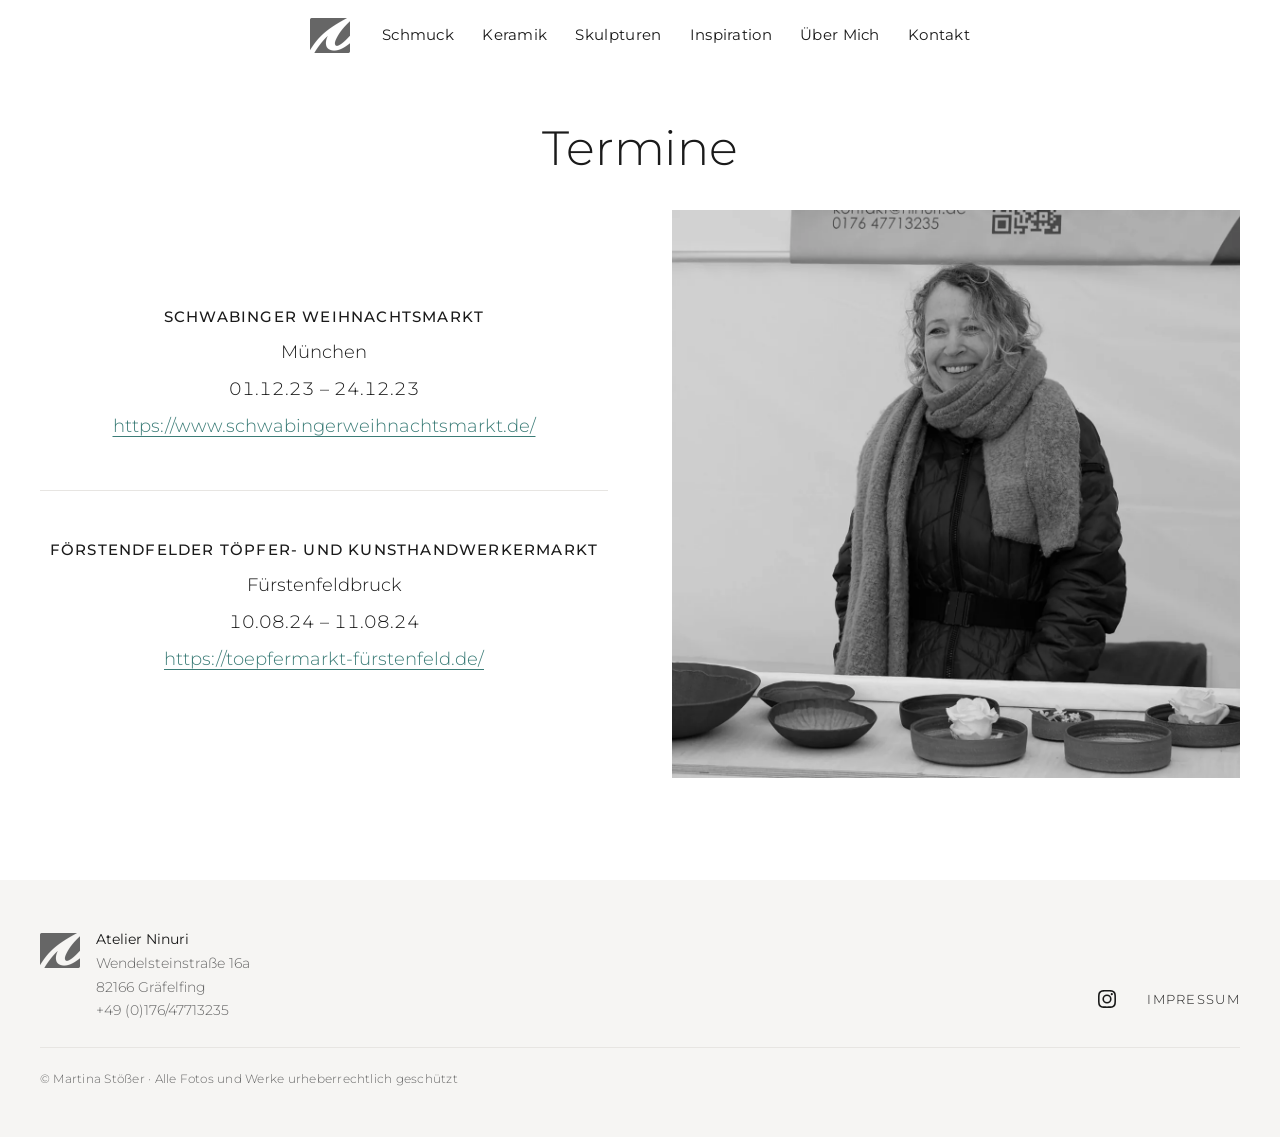
<file: termine/index.html>
<!doctype html>
<html lang="de">
<head>
  <meta charset="utf-8">
  <meta name="viewport" content="width=device-width, initial-scale=1">
  <title>Termine – Atelier Ninuri</title>
  <meta name="description" content="Märkte und Termine von Atelier Ninuri.">
  <link rel="canonical" href="https://ninuri.de/termine/">
  <meta property="og:type" content="website">
  <meta property="og:title" content="Termine – Atelier Ninuri">
  <meta property="og:description" content="Märkte und Termine von Atelier Ninuri.">
  <meta property="og:url" content="https://ninuri.de/termine/">
  <meta property="og:image" content="https://ninuri.de/assets/img/termine.webp">
  <meta name="theme-color" content="#ffffff">
  <link rel="icon" type="image/png" href="../assets/img/favicon.png">
  <link rel="apple-touch-icon" href="../assets/img/apple-touch-icon.png">
  <link rel="preload" href="../assets/fonts/montserrat.woff2" as="font" type="font/woff2" crossorigin>
  <link rel="stylesheet" href="../css/style.css">
  <script>document.documentElement.classList.add('js')</script>
  <script type="speculationrules">{"prefetch": [{"where": {"and": [{"href_matches": "/*"}, {"not": {"href_matches": "*.webp"}}]}, "eagerness": "moderate"}]}</script>
</head>
<body>
  <a class="skip-link" href="#main">Zum Inhalt springen</a>

  <header class="site-header">
    <div class="wrap header-inner">
      <a class="brand" href="../"><img src="../assets/img/logo.webp" width="160" height="140" alt="Atelier Ninuri – Startseite"></a>
      <button class="nav-toggle" type="button" aria-expanded="false" aria-controls="site-nav">
        <span class="nav-toggle-text">Menü</span><span class="burger" aria-hidden="true"></span>
      </button>
      <nav class="site-nav" id="site-nav" aria-label="Hauptmenü">
        <ul>
        <li><a href="../schmuck/">Schmuck</a></li>
        <li><a href="../keramik/">Keramik</a></li>
        <li><a href="../skulpturen/">Skulpturen</a></li>
        <li><a href="../inspiration/">Inspiration</a></li>
        <li><a href="../ueber-mich/">Über Mich</a></li>
        <li><a href="../kontaktformular/">Kontakt</a></li>
        </ul>
      </nav>
    </div>
  </header>
  <div class="page-bar" aria-hidden="true">Termine</div>

  <main id="main">
    <div class="wrap page-head"><h1 class="page-title">Termine</h1></div>
    <div class="wrap split split-reverse">
      <div class="split-text">
        <ul class="events">
          <li class="event">
            <h2>Schwabinger Weihnachtsmarkt</h2>
            <p>München</p>
            <p class="when">01.12.23 – 24.12.23</p>
            <p><a href="https://www.schwabingerweihnachtsmarkt.de/" rel="noopener">https://www.schwabingerweihnachtsmarkt.de/</a></p>
          </li>
          <li class="event">
            <h2>Förstendfelder Töpfer- und kunsthandwerkerMarkt</h2>
            <p>Fürstenfeldbruck</p>
            <p class="when">10.08.24 – 11.08.24</p>
            <p><a href="https://toepfermarkt-fürstenfeld.de/" rel="noopener">https://toepfermarkt-fürstenfeld.de/</a></p>
          </li>
        </ul>
      </div>
      <div class="split-media"><img src="../assets/img/termine.webp" srcset="../assets/img/termine-600.webp 600w, ../assets/img/termine.webp 1200w" sizes="(max-width: 760px) 100vw, 50vw" width="1200" height="1200" fetchpriority="high" alt="Martina Stößer an ihrem Marktstand"></div>
    </div>
  </main>

  <footer class="site-footer">
    <div class="wrap footer-inner">
      <div class="footer-brand">
        <img src="../assets/img/logo.webp" width="160" height="140" loading="lazy" alt="">
        <p><strong>Atelier Ninuri</strong><br>Wendelsteinstraße 16a<br>82166 Gräfelfing<br><a href="tel:+4917647713235">+49 (0)176/47713235</a></p>
      </div>
      <div class="footer-links">
        <a class="social" href="https://www.instagram.com/atelier_ninuri/" aria-label="Atelier Ninuri auf Instagram"><svg viewBox="0 0 24 24" aria-hidden="true" focusable="false"><path fill="currentColor" d="M12 4.6c2.4 0 2.7 0 3.6.1.9 0 1.4.2 1.7.3.4.2.7.4 1 .7.3.3.5.6.7 1 .1.3.3.8.3 1.7.1.9.1 1.2.1 3.6s0 2.7-.1 3.6c0 .9-.2 1.4-.3 1.7-.2.4-.4.7-.7 1-.3.3-.6.5-1 .7-.3.1-.8.3-1.7.3-.9.1-1.2.1-3.6.1s-2.7 0-3.6-.1c-.9 0-1.4-.2-1.7-.3-.4-.2-.7-.4-1-.7-.3-.3-.5-.6-.7-1-.1-.3-.3-.8-.3-1.7-.1-.9-.1-1.2-.1-3.6s0-2.7.1-3.6c0-.9.2-1.4.3-1.7.2-.4.4-.7.7-1 .3-.3.6-.5 1-.7.3-.1.8-.3 1.7-.3.9-.1 1.2-.1 3.6-.1M12 3c-2.4 0-2.8 0-3.7.1-1 0-1.6.2-2.2.4-.6.2-1.1.5-1.6 1s-.8 1-1 1.6c-.2.6-.4 1.2-.4 2.2C3 9.2 3 9.6 3 12s0 2.8.1 3.7c0 1 .2 1.6.4 2.2.2.6.5 1.1 1 1.6s1 .8 1.6 1c.6.2 1.2.4 2.2.4.9.1 1.3.1 3.7.1s2.8 0 3.7-.1c1 0 1.6-.2 2.2-.4.6-.2 1.1-.5 1.6-1s.8-1 1-1.6c.2-.6.4-1.2.4-2.2.1-.9.1-1.3.1-3.7s0-2.8-.1-3.7c0-1-.2-1.6-.4-2.2-.2-.6-.5-1.1-1-1.6s-1-.8-1.6-1c-.6-.2-1.2-.4-2.2-.4C14.8 3 14.4 3 12 3zm0 4.4a4.6 4.6 0 1 0 0 9.2 4.6 4.6 0 0 0 0-9.2zM12 15a3 3 0 1 1 0-6 3 3 0 0 1 0 6zm4.8-8.9a1.1 1.1 0 1 0 0 2.2 1.1 1.1 0 0 0 0-2.2z"/></svg></a>
        <a href="../impressum/">Impressum</a>
      </div>
      <p class="copyright">© Martina Stößer · Alle Fotos und Werke urheberrechtlich geschützt</p>
    </div>
  </footer>

  <script src="../js/main.js" defer></script>
</body>
</html>
</file>
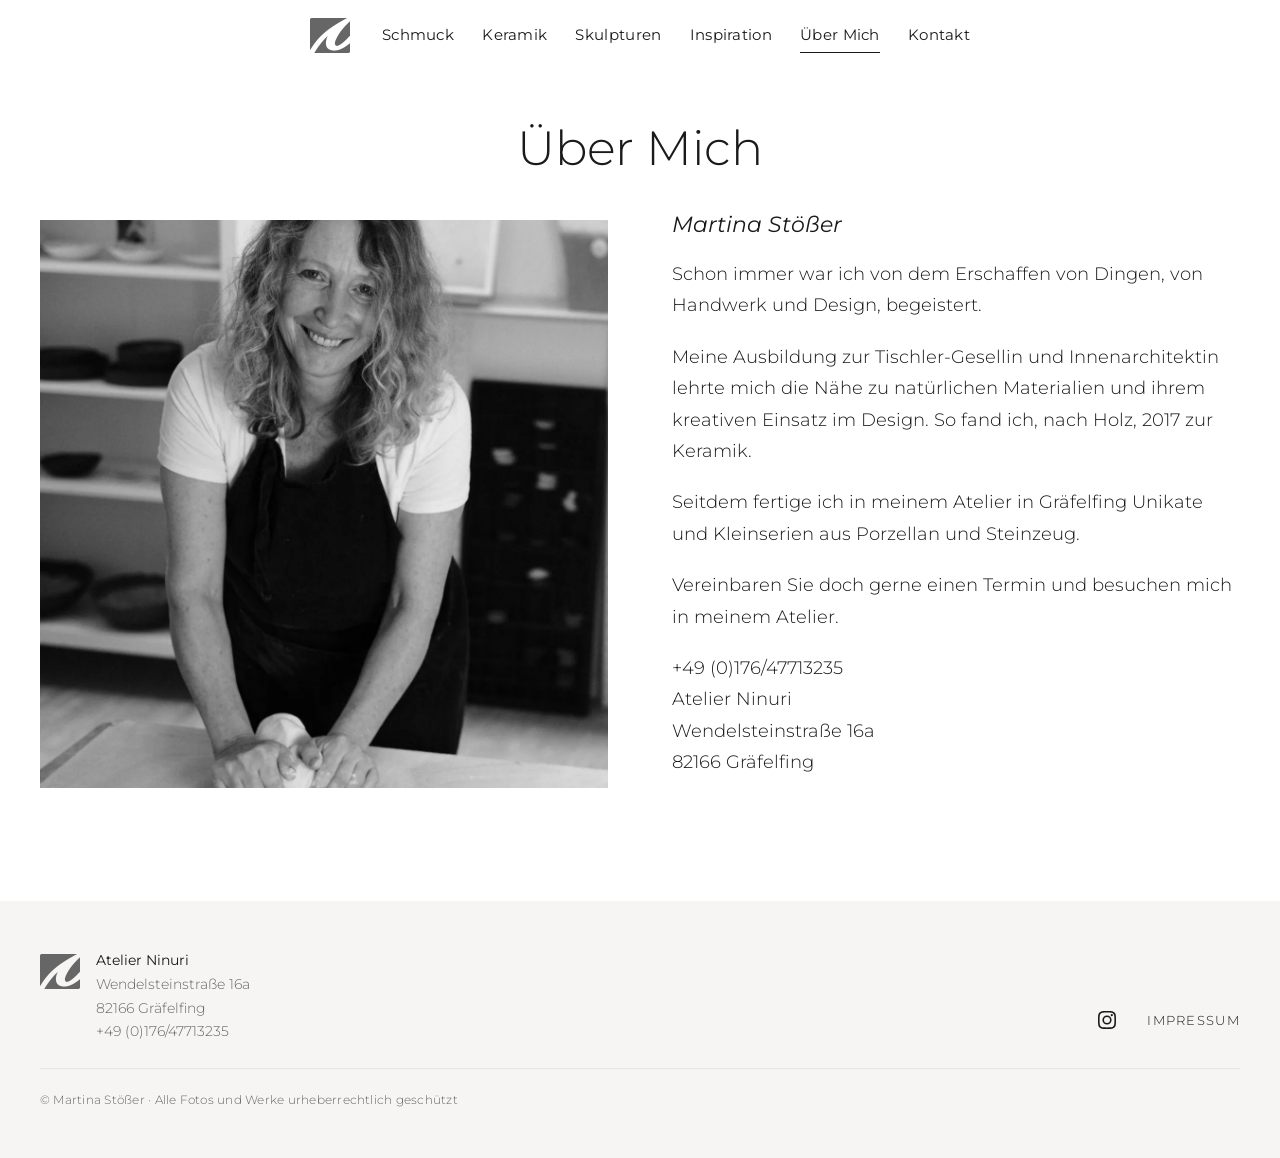
<file: ueber-mich/index.html>
<!doctype html>
<html lang="de">
<head>
  <meta charset="utf-8">
  <meta name="viewport" content="width=device-width, initial-scale=1">
  <title>Über Mich – Atelier Ninuri</title>
  <meta name="description" content="Martina Stößer fertigt in ihrem Atelier in Gräfelfing Unikate und Kleinserien aus Porzellan und Steinzeug.">
  <link rel="canonical" href="https://ninuri.de/ueber-mich/">
  <meta property="og:type" content="website">
  <meta property="og:title" content="Über Mich – Atelier Ninuri">
  <meta property="og:description" content="Martina Stößer fertigt in ihrem Atelier in Gräfelfing Unikate und Kleinserien aus Porzellan und Steinzeug.">
  <meta property="og:url" content="https://ninuri.de/ueber-mich/">
  <meta property="og:image" content="https://ninuri.de/assets/img/ueber-mich.webp">
  <meta name="theme-color" content="#ffffff">
  <link rel="icon" type="image/png" href="../assets/img/favicon.png">
  <link rel="apple-touch-icon" href="../assets/img/apple-touch-icon.png">
  <link rel="preload" href="../assets/fonts/montserrat.woff2" as="font" type="font/woff2" crossorigin>
  <link rel="stylesheet" href="../css/style.css">
  <script>document.documentElement.classList.add('js')</script>
  <script type="speculationrules">{"prefetch": [{"where": {"and": [{"href_matches": "/*"}, {"not": {"href_matches": "*.webp"}}]}, "eagerness": "moderate"}]}</script>
</head>
<body>
  <a class="skip-link" href="#main">Zum Inhalt springen</a>

  <header class="site-header">
    <div class="wrap header-inner">
      <a class="brand" href="../"><img src="../assets/img/logo.webp" width="160" height="140" alt="Atelier Ninuri – Startseite"></a>
      <button class="nav-toggle" type="button" aria-expanded="false" aria-controls="site-nav">
        <span class="nav-toggle-text">Menü</span><span class="burger" aria-hidden="true"></span>
      </button>
      <nav class="site-nav" id="site-nav" aria-label="Hauptmenü">
        <ul>
        <li><a href="../schmuck/">Schmuck</a></li>
        <li><a href="../keramik/">Keramik</a></li>
        <li><a href="../skulpturen/">Skulpturen</a></li>
        <li><a href="../inspiration/">Inspiration</a></li>
        <li><a href="../ueber-mich/" aria-current="page">Über Mich</a></li>
        <li><a href="../kontaktformular/">Kontakt</a></li>
        </ul>
      </nav>
    </div>
  </header>
  <div class="page-bar" aria-hidden="true">Über Mich</div>

  <main id="main">
    <div class="wrap page-head"><h1 class="page-title">Über Mich</h1></div>
    <div class="wrap split split-about">
      <div class="split-media"><img src="../assets/img/ueber-mich.webp" srcset="../assets/img/ueber-mich-600.webp 600w, ../assets/img/ueber-mich.webp 1200w" sizes="(max-width: 760px) 100vw, 50vw" width="1200" height="1200" fetchpriority="high" alt="Martina Stößer im Atelier"></div>
      <div class="split-text">
        <p class="lead-name"><em>Martina Stößer</em></p>
        <p>Schon immer war ich von dem Erschaffen von Dingen, von Handwerk und Design, begeistert.</p>
        <p>Meine Ausbildung zur Tischler-Gesellin und Innenarchitektin lehrte mich die Nähe zu natürlichen Materialien und ihrem kreativen Einsatz im Design. So fand ich, nach Holz, 2017 zur Keramik.</p>
        <p>Seitdem fertige ich in meinem Atelier in Gräfelfing Unikate und Kleinserien aus Porzellan und Steinzeug.</p>
        <p>Vereinbaren Sie doch gerne einen Termin und besuchen mich in meinem Atelier.</p>
        <p class="contact-lines"><a href="tel:+4917647713235">+49 (0)176/47713235</a><br>Atelier Ninuri<br>Wendelsteinstraße 16a<br>82166 Gräfelfing</p>
      </div>
    </div>
  </main>

  <footer class="site-footer">
    <div class="wrap footer-inner">
      <div class="footer-brand">
        <img src="../assets/img/logo.webp" width="160" height="140" loading="lazy" alt="">
        <p><strong>Atelier Ninuri</strong><br>Wendelsteinstraße 16a<br>82166 Gräfelfing<br><a href="tel:+4917647713235">+49 (0)176/47713235</a></p>
      </div>
      <div class="footer-links">
        <a class="social" href="https://www.instagram.com/atelier_ninuri/" aria-label="Atelier Ninuri auf Instagram"><svg viewBox="0 0 24 24" aria-hidden="true" focusable="false"><path fill="currentColor" d="M12 4.6c2.4 0 2.7 0 3.6.1.9 0 1.4.2 1.7.3.4.2.7.4 1 .7.3.3.5.6.7 1 .1.3.3.8.3 1.7.1.9.1 1.2.1 3.6s0 2.7-.1 3.6c0 .9-.2 1.4-.3 1.7-.2.4-.4.7-.7 1-.3.3-.6.5-1 .7-.3.1-.8.3-1.7.3-.9.1-1.2.1-3.6.1s-2.7 0-3.6-.1c-.9 0-1.4-.2-1.7-.3-.4-.2-.7-.4-1-.7-.3-.3-.5-.6-.7-1-.1-.3-.3-.8-.3-1.7-.1-.9-.1-1.2-.1-3.6s0-2.7.1-3.6c0-.9.2-1.4.3-1.7.2-.4.4-.7.7-1 .3-.3.6-.5 1-.7.3-.1.8-.3 1.7-.3.9-.1 1.2-.1 3.6-.1M12 3c-2.4 0-2.8 0-3.7.1-1 0-1.6.2-2.2.4-.6.2-1.1.5-1.6 1s-.8 1-1 1.6c-.2.6-.4 1.2-.4 2.2C3 9.2 3 9.6 3 12s0 2.8.1 3.7c0 1 .2 1.6.4 2.2.2.6.5 1.1 1 1.6s1 .8 1.6 1c.6.2 1.2.4 2.2.4.9.1 1.3.1 3.7.1s2.8 0 3.7-.1c1 0 1.6-.2 2.2-.4.6-.2 1.1-.5 1.6-1s.8-1 1-1.6c.2-.6.4-1.2.4-2.2.1-.9.1-1.3.1-3.7s0-2.8-.1-3.7c0-1-.2-1.6-.4-2.2-.2-.6-.5-1.1-1-1.6s-1-.8-1.6-1c-.6-.2-1.2-.4-2.2-.4C14.8 3 14.4 3 12 3zm0 4.4a4.6 4.6 0 1 0 0 9.2 4.6 4.6 0 0 0 0-9.2zM12 15a3 3 0 1 1 0-6 3 3 0 0 1 0 6zm4.8-8.9a1.1 1.1 0 1 0 0 2.2 1.1 1.1 0 0 0 0-2.2z"/></svg></a>
        <a href="../impressum/">Impressum</a>
      </div>
      <p class="copyright">© Martina Stößer · Alle Fotos und Werke urheberrechtlich geschützt</p>
    </div>
  </footer>

  <script src="../js/main.js" defer></script>
</body>
</html>
</file>
<file: css/style.css>
/* Atelier Ninuri */

@font-face {
  font-family: "Montserrat";
  src: url("../assets/fonts/montserrat.woff2") format("woff2");
  font-weight: 100 900;
  font-style: normal;
  font-display: swap;
}
@font-face {
  font-family: "Montserrat";
  src: url("../assets/fonts/montserrat-italic.woff2") format("woff2");
  font-weight: 100 900;
  font-style: italic;
  font-display: swap;
}

:root {
  --bg: #fff;
  --fg: #1a1a1a;
  --muted: #666;
  --logo: #666; /* the grey of the logo, also used for buttons */
  --line: #e7e5e2;
  --surface: #f6f5f3;
  --accent: #3b7c77; /* turquoise glaze */
  --header-h: 72px;
  --max: 1280px;
  --gutter: clamp(1rem, 4vw, 2.5rem);
  --gap: clamp(.5rem, 1vw, .875rem);
  --section-y: clamp(3rem, 8vw, 6.5rem);
  --ease-out: cubic-bezier(.22, 1, .36, 1);
}

*, *::before, *::after { box-sizing: border-box; }

html { scroll-behavior: smooth; scroll-padding-top: calc(var(--header-h) + 1rem); }

body {
  margin: 0;
  min-height: 100vh; min-height: 100dvh;
  display: flex; flex-direction: column;
  background: var(--bg);
  color: var(--fg);
  font-family: "Montserrat", Arial, sans-serif;
  font-weight: 300;
  font-size: clamp(16px, .5vw + 14px, 18px);
  line-height: 1.75;
  -webkit-font-smoothing: antialiased;
  text-rendering: optimizeLegibility;
  overflow-x: clip;
}
body.menu-open, html:has(dialog[open]) { overflow: hidden; }
main { flex: 1; }

img { display: block; max-width: 100%; height: auto; }
a { color: inherit; text-underline-offset: .22em; text-decoration-thickness: 1px; transition: color .2s; }
a:hover { color: var(--accent); }
:focus-visible { outline: 2px solid var(--accent); outline-offset: 3px; border-radius: 2px; }
::selection { background: var(--accent); color: #fff; }
strong, b { font-weight: 500; }

.visually-hidden {
  position: absolute !important; width: 1px; height: 1px; padding: 0; margin: -1px;
  overflow: hidden; clip: rect(0 0 0 0); white-space: nowrap; border: 0;
}
.skip-link {
  position: absolute; left: -9999px; top: 0; z-index: 100;
  background: var(--fg); color: var(--bg); padding: .5rem 1rem; text-decoration: none;
}
.skip-link:focus { left: 1rem; top: 1rem; }

.wrap { width: 100%; max-width: var(--max); margin-inline: auto; padding-inline: var(--gutter); }
.wrap-narrow { max-width: 760px; }

/* Header */
.site-header {
  position: sticky; top: 0; z-index: 50;
  height: var(--header-h);
  background: rgba(255, 255, 255, .92);
  -webkit-backdrop-filter: blur(12px); backdrop-filter: blur(12px);
  border-bottom: 1px solid transparent;
  transition: border-color .3s, box-shadow .3s, height .3s var(--ease-out);
}
html.is-scrolled { --header-h: 60px; }
.is-scrolled .site-header { border-bottom-color: var(--line); box-shadow: 0 6px 24px rgba(0, 0, 0, .04); }
html:has(.subnav).is-scrolled .site-header { box-shadow: none; }
.header-inner {
  height: 100%; display: flex; align-items: center; justify-content: center; gap: clamp(1.25rem, 2.5vw, 2.25rem);
}
.brand { display: inline-flex; align-items: center; padding: .5rem; margin: -.5rem; border-radius: 4px; }
.brand img { width: 40px; height: auto; transition: transform .4s var(--ease-out); }
.brand:hover img { transform: rotate(-6deg) scale(1.06); }
.nav-toggle { display: none; }
.site-nav ul { list-style: none; margin: 0; padding: 0; display: flex; gap: clamp(1rem, 2.2vw, 2rem); }
.site-nav a {
  position: relative; display: inline-block; padding: .6rem 0;
  text-decoration: none; font-size: 15px; font-weight: 400; letter-spacing: .02em; white-space: nowrap;
}
.site-nav a::after {
  content: ""; position: absolute; left: 0; right: 0; bottom: .35rem; height: 1px;
  background: currentColor; transform: scaleX(0); transform-origin: left; transition: transform .35s var(--ease-out);
}
.site-nav a:hover { color: var(--fg); }
.site-nav a:hover::after, .site-nav a:focus-visible::after, .site-nav a[aria-current="page"]::after { transform: scaleX(1); }

@media (max-width: 820px) {
  :root { --header-h: 64px; }
  html.is-scrolled { --header-h: 56px; }
  .header-inner { justify-content: space-between; }
  .brand img { width: 36px; }
  .nav-toggle {
    display: inline-flex; align-items: center; gap: .6rem;
    min-height: 48px; padding: 0 .25rem 0 .75rem; margin-right: -.25rem;
    background: none; border: 0; color: var(--fg); cursor: pointer;
    font: inherit; font-size: 14px; font-weight: 400; letter-spacing: .04em;
  }
  .burger, .burger::before, .burger::after {
    display: block; width: 22px; height: 1.5px; background: currentColor; border-radius: 2px;
    transition: transform .3s var(--ease-out), background-color .2s;
  }
  .burger { position: relative; }
  .burger::before, .burger::after { content: ""; position: absolute; left: 0; }
  .burger::before { transform: translateY(-6px); }
  .burger::after { transform: translateY(6px); }
  .nav-toggle[aria-expanded="true"] .burger { background: transparent; }
  .nav-toggle[aria-expanded="true"] .burger::before { transform: rotate(45deg); }
  .nav-toggle[aria-expanded="true"] .burger::after { transform: rotate(-45deg); }

  .site-nav {
    position: fixed; top: var(--header-h); left: 0; right: 0; height: calc(100dvh - var(--header-h));
    background: var(--bg); overflow-y: auto;
    padding: 1rem var(--gutter) 2rem;
    visibility: hidden; opacity: 0; transform: translateY(-8px);
    transition: opacity .3s var(--ease-out), transform .3s var(--ease-out), visibility 0s .3s;
  }
  .site-nav.is-open { visibility: visible; opacity: 1; transform: none; transition-delay: 0s; }
  .site-nav ul { flex-direction: column; gap: 0; }
  .site-nav li { border-bottom: 1px solid var(--line); }
  .site-nav a { display: block; padding: 1rem 0; font-size: 1.25rem; }
  .site-nav a::after { display: none; }
  .site-nav a[aria-current="page"] { color: var(--accent); }
  /* Without JavaScript the menu stays visible as a wrapped row */
  html:not(.js) .nav-toggle { display: none; }
  html:not(.js) .site-header { height: auto; position: static; }
  html:not(.js) .header-inner { flex-wrap: wrap; justify-content: center; padding-block: .75rem; }
  html:not(.js) .site-nav { position: static; height: auto; padding: 0; visibility: visible; opacity: 1; transform: none; }
  html:not(.js) .site-nav ul { flex-direction: row; flex-wrap: wrap; justify-content: center; gap: 0 1.25rem; }
  html:not(.js) .site-nav li { border: 0; }
  html:not(.js) .site-nav a { font-size: 15px; padding: .5rem 0; }
}

/* Home mosaic: six columns of landscape, square and landscape tiles */
.mosaic {
  list-style: none; margin: 0 auto; padding: clamp(.75rem, 2vw, 1.5rem) var(--gutter) var(--section-y);
  max-width: 1600px;
  display: grid; grid-template-columns: repeat(6, 1fr); gap: var(--gap);
}
.mosaic li { position: relative; overflow: hidden; background: var(--surface); aspect-ratio: 3 / 2; }
.mosaic .sq { aspect-ratio: 1; }
.mosaic .logo-half { background: #fff; }
.mosaic img { width: 100%; height: 100%; object-fit: cover; }
.mosaic a { position: absolute; inset: 0; display: block; color: #fff; text-decoration: none; }
.mosaic a img { transition: transform .8s var(--ease-out), filter .4s; }
.mosaic a::before {
  content: ""; position: absolute; inset: 0; z-index: 1;
  background: rgba(0, 0, 0, .3); transition: background-color .4s;
}
.tile-label {
  position: absolute; inset: 0; z-index: 2; display: grid; place-items: center; padding: .5rem;
  font-size: clamp(.9rem, 1.7vw, 1.9rem); font-weight: 400; letter-spacing: .01em; text-align: center;
  text-shadow: 0 1px 3px rgba(0, 0, 0, .45), 0 0 22px rgba(0, 0, 0, .35);
}
.tile-label span { position: relative; padding-bottom: .15em; }
.tile-label span::after {
  content: ""; position: absolute; left: 15%; right: 15%; bottom: 0; height: 1px; background: currentColor;
  transform: scaleX(0); transition: transform .45s var(--ease-out);
}
.mosaic a:hover img, .mosaic a:focus-visible img { transform: scale(1.05); }
.mosaic a:hover::before, .mosaic a:focus-visible::before { background: rgba(0, 0, 0, .4); }
.mosaic a:hover .tile-label span::after, .mosaic a:focus-visible .tile-label span::after { transform: scaleX(1); }
.mosaic a:hover { color: #fff; }
.mosaic a:focus-visible { outline-offset: -4px; outline-color: #fff; }

/* All rows square when the whole mosaic fits the window height (set in main.js) */
.mosaic.is-square li { aspect-ratio: 1; }
.mosaic .focus-top { object-position: 50% 4%; }

/* Tall windows where all five rows fit (set in main.js): 4 x 5 square tiles,
   the two logo halves fill a 2 x 2 block in the middle (one column each, so
   the gap still runs through the logo) */
@media (min-width: 641px) {
  .mosaic.is-four { grid-template-columns: repeat(4, 1fr); }
  .mosaic.is-four li { aspect-ratio: 1; order: var(--o4); }
  .mosaic.is-four .logo-half { grid-row: 2 / span 2; grid-column: 2; aspect-ratio: auto; }
  .mosaic.is-four .logo-half + .logo-half { grid-column: 3; }
  .mosaic.is-four .logo-half img { object-fit: contain; }
  .mosaic.is-four .tile-label { font-size: clamp(1rem, 2.4vw, 1.9rem); }
}

/* Phones: two columns, the two logo halves side by side on top with the same gap */
@media (max-width: 640px) {
  .mosaic { grid-template-columns: repeat(2, 1fr); }
  .mosaic li { aspect-ratio: 1; order: var(--o2); }
  .mosaic .logo-half { order: -1; }
  .tile-label { font-size: 1.2rem; }
}

/* Page titles and cover bands */
/* Every page starts the same way: a centred title under the centred menu */
.page-head { padding-top: clamp(1.5rem, 4vw, 3rem); text-align: center; }
.page-title {
  margin: 0 0 clamp(1.25rem, 2.5vw, 2rem);
  font-size: clamp(1.9rem, 3vw + 1rem, 3rem); font-weight: 300; line-height: 1.2; letter-spacing: -.005em;
}
.page-head + .subnav { padding-top: 0; }

/* Once the big title has scrolled away, a slim bar under the menu keeps the
   page name in view (main.js sets .title-stuck) */
:root { --bar-h: 2.5rem; }
.page-bar {
  position: fixed; top: var(--header-h); left: 0; right: 0; z-index: 45;
  height: var(--bar-h); display: grid; place-items: center;
  background: rgba(255, 255, 255, .92); -webkit-backdrop-filter: blur(12px); backdrop-filter: blur(12px);
  border-bottom: 1px solid var(--line);
  font-size: 15px; font-weight: 400; letter-spacing: .06em;
  opacity: 0; transform: translateY(-6px); pointer-events: none;
  transition: opacity .3s var(--ease-out), transform .3s var(--ease-out), top .3s var(--ease-out);
}
.title-stuck .page-bar { opacity: 1; transform: none; }
.title-stuck .subnav { top: calc(var(--header-h) + var(--bar-h)); }
.title-stuck .site-header { border-bottom-color: transparent; box-shadow: none; }
.prose > :first-child, .prose > :first-child > :first-child { margin-top: 0; }
.cover {
  position: relative; display: grid; place-items: center; overflow: hidden;
  min-height: clamp(120px, 16vw, 220px); margin: 0 0 clamp(1.25rem, 3vw, 2.25rem);
  background: var(--surface); color: #fff; text-align: center; isolation: isolate;
}
.cover img { position: absolute; inset: 0; width: 100%; height: 100%; object-fit: cover; z-index: -2; }
/* As on the WordPress site, the photo moves more slowly than the page while
   scrolling (main.js). It is taller than the band and centred on it at rest. */
/* Only 30% extra above and below, so the photo is barely zoomed on any screen */
.js .cover img { top: -30%; height: 160%; will-change: transform; }
@media (prefers-reduced-motion: reduce) {
  .js .cover img { top: 0; height: 100%; transform: none !important; }
}
.section { padding-bottom: var(--section-y); }
.section + .section { padding-top: 0; }

/* Work galleries */
.gallery {
  list-style: none; margin: 0; padding: 0;
  display: grid; grid-template-columns: repeat(4, 1fr); gap: clamp(1rem, 2.2vw, 2rem) var(--gap);
  align-items: start;
}
.gallery figure { margin: 0; }
.gallery a { display: block; overflow: hidden; background: var(--surface); text-decoration: none; }
.gallery a { aspect-ratio: 3 / 2; } /* all rows line up */
.gallery img { width: 100%; height: 100%; object-fit: cover; transition: transform .8s var(--ease-out); }
.gallery-portrait a { aspect-ratio: 2 / 3; }
.gallery-portrait img { object-fit: contain; } /* sculptures are never cropped */
.gallery a:hover img, .gallery a:focus-visible img { transform: scale(1.04); }
.gallery a:focus-visible { outline-offset: 3px; }
.gallery figcaption { margin-top: .6rem; font-size: 15px; line-height: 1.4; }
.work-name { display: block; color: var(--fg); font-weight: 400; }
.work-detail { display: block; margin-top: .1rem; font-size: 13px; color: var(--muted); letter-spacing: .02em; }
.gallery a:hover + figcaption .work-name { color: var(--accent); }

/* Section switcher (Gold · Silber, Porzellan · Steinzeug) */
.subnav {
  position: sticky; top: var(--header-h); z-index: 40;
  display: flex; justify-content: center; padding: .5rem var(--gutter) .75rem;
  background: rgba(255, 255, 255, .92); -webkit-backdrop-filter: blur(12px); backdrop-filter: blur(12px);
  transition: top .3s var(--ease-out);
}
.subnav ul { list-style: none; margin: 0; padding: 4px; display: flex; gap: 4px; border: 1px solid var(--line); border-radius: 999px; }
.subnav a {
  display: inline-flex; align-items: center; min-height: 40px; padding: 0 1.25rem; border-radius: 999px;
  font-size: 14px; letter-spacing: .04em; text-decoration: none; transition: background-color .25s, color .25s;
}
.subnav a:hover { color: var(--fg); background: var(--surface); }
.subnav a.is-active { background: var(--logo); color: #fff; }
html:has(.subnav) { scroll-padding-top: calc(var(--header-h) + var(--bar-h) + 4.5rem); }

.gallery-portrait { grid-template-columns: repeat(auto-fill, minmax(min(100%, 260px), 1fr)); max-width: 1100px; margin-inline: auto; }
@media (max-width: 1000px) { .gallery { grid-template-columns: repeat(3, 1fr); } }
@media (max-width: 640px) {
  .gallery, .gallery-portrait { grid-template-columns: repeat(2, 1fr); }
  .gallery figcaption { font-size: 13px; }
}

/* Two-column pages: Über mich, Termine */
.split {
  display: grid; grid-template-columns: minmax(0, 1fr) minmax(0, 1fr); gap: clamp(1.75rem, 5vw, 5rem);
  align-items: center; padding-block: 0 var(--section-y);
}
.split-media img { width: 100%; }
.split-text > :first-child { margin-top: 0; }
.split-text p { margin: 0 0 1.1em; max-width: 34em; }
.split-reverse .split-media { order: 2; }
/* Über mich: photo shown whole and square. Beside the text it only balances
   from about 1100 px; below that photo and text stack, centred */
@media (max-width: 1100px) {
  .split-about { grid-template-columns: 1fr; justify-items: center; }
  .split-about .split-media, .split-about .split-text { width: 100%; max-width: 560px; }
}
.lead-name { margin-bottom: 1.25rem !important; font-size: clamp(1.15rem, .6vw + 1rem, 1.4rem); font-weight: 400; line-height: 1.3; }
.contact-lines a { text-decoration: none; }
.contact-lines a:hover { text-decoration: underline; }
@media (max-width: 760px) {
  .split { grid-template-columns: 1fr; }
  .split-reverse .split-media { order: 0; }
}

.events { list-style: none; margin: 0; padding: 0; text-align: center; }
.event + .event { margin-top: clamp(2rem, 4vw, 3rem); padding-top: clamp(2rem, 4vw, 3rem); border-top: 1px solid var(--line); }
.event h2 {
  margin: 0 0 .5rem; font-size: 15px; font-weight: 500; letter-spacing: .08em; text-transform: uppercase; line-height: 1.5;
}
.event p { margin: 0 0 .35rem; max-width: none; }
.event .when { font-variant-numeric: tabular-nums; }
.event a { color: var(--accent); overflow-wrap: anywhere; }

/* Buttons and text pages */
.button {
  display: inline-flex; align-items: center; justify-content: center; gap: .6rem;
  min-height: 48px; padding: .75rem 1.6rem; border: 1px solid var(--logo); border-radius: 999px;
  color: var(--fg); background: transparent; text-decoration: none; font-weight: 400; letter-spacing: .02em;
  transition: background-color .25s, color .25s, border-color .25s;
  overflow-wrap: anywhere; text-align: center;
}
.button:hover { background: var(--logo); color: #fff; }
.button svg { width: 20px; height: 20px; flex: none; }
.contact-box { text-align: center; padding-bottom: var(--section-y); }
.contact-box p { margin: 0 auto 1.25rem; }
.contact-box .contact-lines { margin-top: 2rem; color: var(--muted); }

.photo-strip {
  list-style: none; margin: 0 0 clamp(2rem, 4vw, 3rem); padding: 0;
  display: grid; grid-template-columns: repeat(6, 1fr); gap: var(--gap);
}
.photo-strip li { aspect-ratio: 1; overflow: hidden; background: var(--surface); }
.photo-strip img { width: 100%; height: 100%; object-fit: cover; }
@media (max-width: 760px) { .photo-strip { grid-template-columns: repeat(3, 1fr); } }
.instagram-feed a { display: block; height: 100%; }
.instagram-feed img { transition: transform .8s var(--ease-out), opacity .3s; }
.instagram-feed a:hover img, .instagram-feed a:focus-visible img { transform: scale(1.05); opacity: .9; }
.instagram-feed a:focus-visible { outline-offset: -3px; }

.prose { padding-bottom: var(--section-y); }
.prose h2 {
  margin: 2.5rem 0 1rem; font-size: 15px; font-weight: 500; letter-spacing: .08em; text-transform: uppercase;
}
.prose h3 { margin: 2rem 0 .5rem; font-size: 1.05rem; font-weight: 500; }
.prose p, .prose ul { margin: 0 0 1em; }
.prose ul { padding-left: 1.25rem; }
.prose a { overflow-wrap: anywhere; }

/* Footer */
.site-footer { background: var(--surface); }
.footer-inner {
  display: flex; align-items: flex-end; justify-content: space-between; gap: 1.5rem 2rem; flex-wrap: wrap;
  padding-block: clamp(2rem, 4vw, 3rem);
}
.footer-inner a { text-decoration: none; }
.footer-inner a:hover { color: var(--accent); }
.footer-brand { display: flex; align-items: flex-start; gap: 1rem; }
.footer-brand img { width: 40px; margin-top: .3rem; }
.footer-brand p { margin: 0; font-size: 14px; line-height: 1.7; color: var(--muted); }
.footer-brand strong { color: var(--fg); font-weight: 400; }
.social { display: inline-flex; align-items: center; justify-content: center; width: 48px; height: 48px; border-radius: 50%; }
.social svg { width: 24px; height: 24px; }
.footer-links { display: flex; align-items: center; gap: 1rem; font-size: 13px; letter-spacing: .1em; text-transform: uppercase; }
.footer-links a:not(.social) { display: inline-block; padding: .75rem 0; }
.copyright { flex-basis: 100%; margin: 0; padding-top: 1.25rem; border-top: 1px solid var(--line); font-size: 12px; color: var(--muted); letter-spacing: .02em; }

/* Soft cross-fade between pages in browsers that support it */
@view-transition { navigation: auto; }

/* Lightbox */
.lightbox {
  width: 100vw; max-width: 100vw; height: 100vh; height: 100dvh; max-height: 100dvh;
  margin: 0; padding: 0; border: 0; background: var(--bg); color: var(--fg);
}
.lightbox::backdrop { background: rgba(255, 255, 255, .9); }
.lightbox[open] { display: grid; grid-template-rows: 1fr auto; }
.lb-stage { display: grid; place-items: center; min-height: 0; padding: 4rem 4.5rem 0; }
.lb-stage img {
  max-width: 100%; max-height: calc(100vh - 8.5rem); max-height: calc(100dvh - 8.5rem); width: auto; height: auto; object-fit: contain;
  opacity: 0; transition: opacity .25s var(--ease-out);
}
/* The thumbnail is shown at full display size until the sharp photo arrives */
.lb-stage img[src*="/thumbs/"] { width: min(100%, calc((100dvh - 8.5rem) * 1.5)); }
.lb-stage img.is-in { opacity: 1; }
/* Thin loading line along the top while the sharp photo loads */
.lightbox::before {
  content: ""; position: absolute; top: 0; left: 0; height: 2px; width: 30%;
  background: var(--accent); opacity: 0; transition: opacity .2s;
}
.lightbox.is-loading::before { opacity: 1; animation: lb-load 1s ease-in-out infinite; }
@keyframes lb-load { from { transform: translateX(-100%); } to { transform: translateX(340%); } }
.lb-bar { display: flex; flex-direction: column; align-items: center; gap: .35rem; padding: 1rem var(--gutter) 1rem; text-align: center; }
.lb-caption { font-size: 15px; }
.lb-dots { display: flex; flex-wrap: wrap; justify-content: center; }
.lb-dot {
  display: inline-grid; place-items: center; width: 24px; height: 28px; padding: 0;
  border: 0; background: none; cursor: pointer;
}
.lb-dot::before {
  content: ""; width: 7px; height: 7px; border-radius: 50%;
  background: var(--line); transition: background-color .25s, transform .25s var(--ease-out);
}
.lb-dot:hover::before { background: var(--muted); }
.lb-dot[aria-current="true"]::before { background: var(--fg); transform: scale(1.3); }
.lb-dot:focus-visible { outline-offset: -2px; }
.lb-btn {
  position: absolute; display: inline-flex; align-items: center; justify-content: center;
  width: 48px; height: 48px; border: 0; border-radius: 50%; background: rgba(255, 255, 255, .85);
  color: var(--fg); cursor: pointer; transition: background-color .2s;
}
.lb-btn:hover { background: var(--surface); }
.lb-btn svg { width: 24px; height: 24px; }
.lb-close { top: .75rem; right: .75rem; }
.lb-prev, .lb-next { top: 50%; transform: translateY(-50%); }
.lb-prev { left: .75rem; }
.lb-next { right: .75rem; }
@media (max-width: 640px) {
  .lb-stage { padding: 3.75rem .5rem 0; }
  .lb-prev, .lb-next { top: auto; bottom: .5rem; transform: none; }
  .lb-bar { padding-inline: 3.75rem; gap: .1rem; }
  .lb-dot { width: 18px; }
}

/* Scroll reveal */
.js .reveal { opacity: 0; transform: translateY(10px); transition: opacity .45s var(--ease-out), transform .45s var(--ease-out); }

/* Make taking the photos less easy: no dragging, no long-press menu on phones.
   This only deters; anything shown on screen can still be screenshotted. */
img { -webkit-user-drag: none; user-select: none; -webkit-user-select: none; -webkit-touch-callout: none; }
.js .reveal.is-in { opacity: 1; transform: none; }

@media (prefers-reduced-motion: reduce) {
  html { scroll-behavior: auto; }
  *, *::before, *::after { transition-duration: .01ms !important; animation-duration: .01ms !important; }
  .js .reveal { opacity: 1; transform: none; }
  .mosaic a:hover img, .gallery a:hover img, .brand:hover img { transform: none; }
  @view-transition { navigation: none; }
}
</file>
